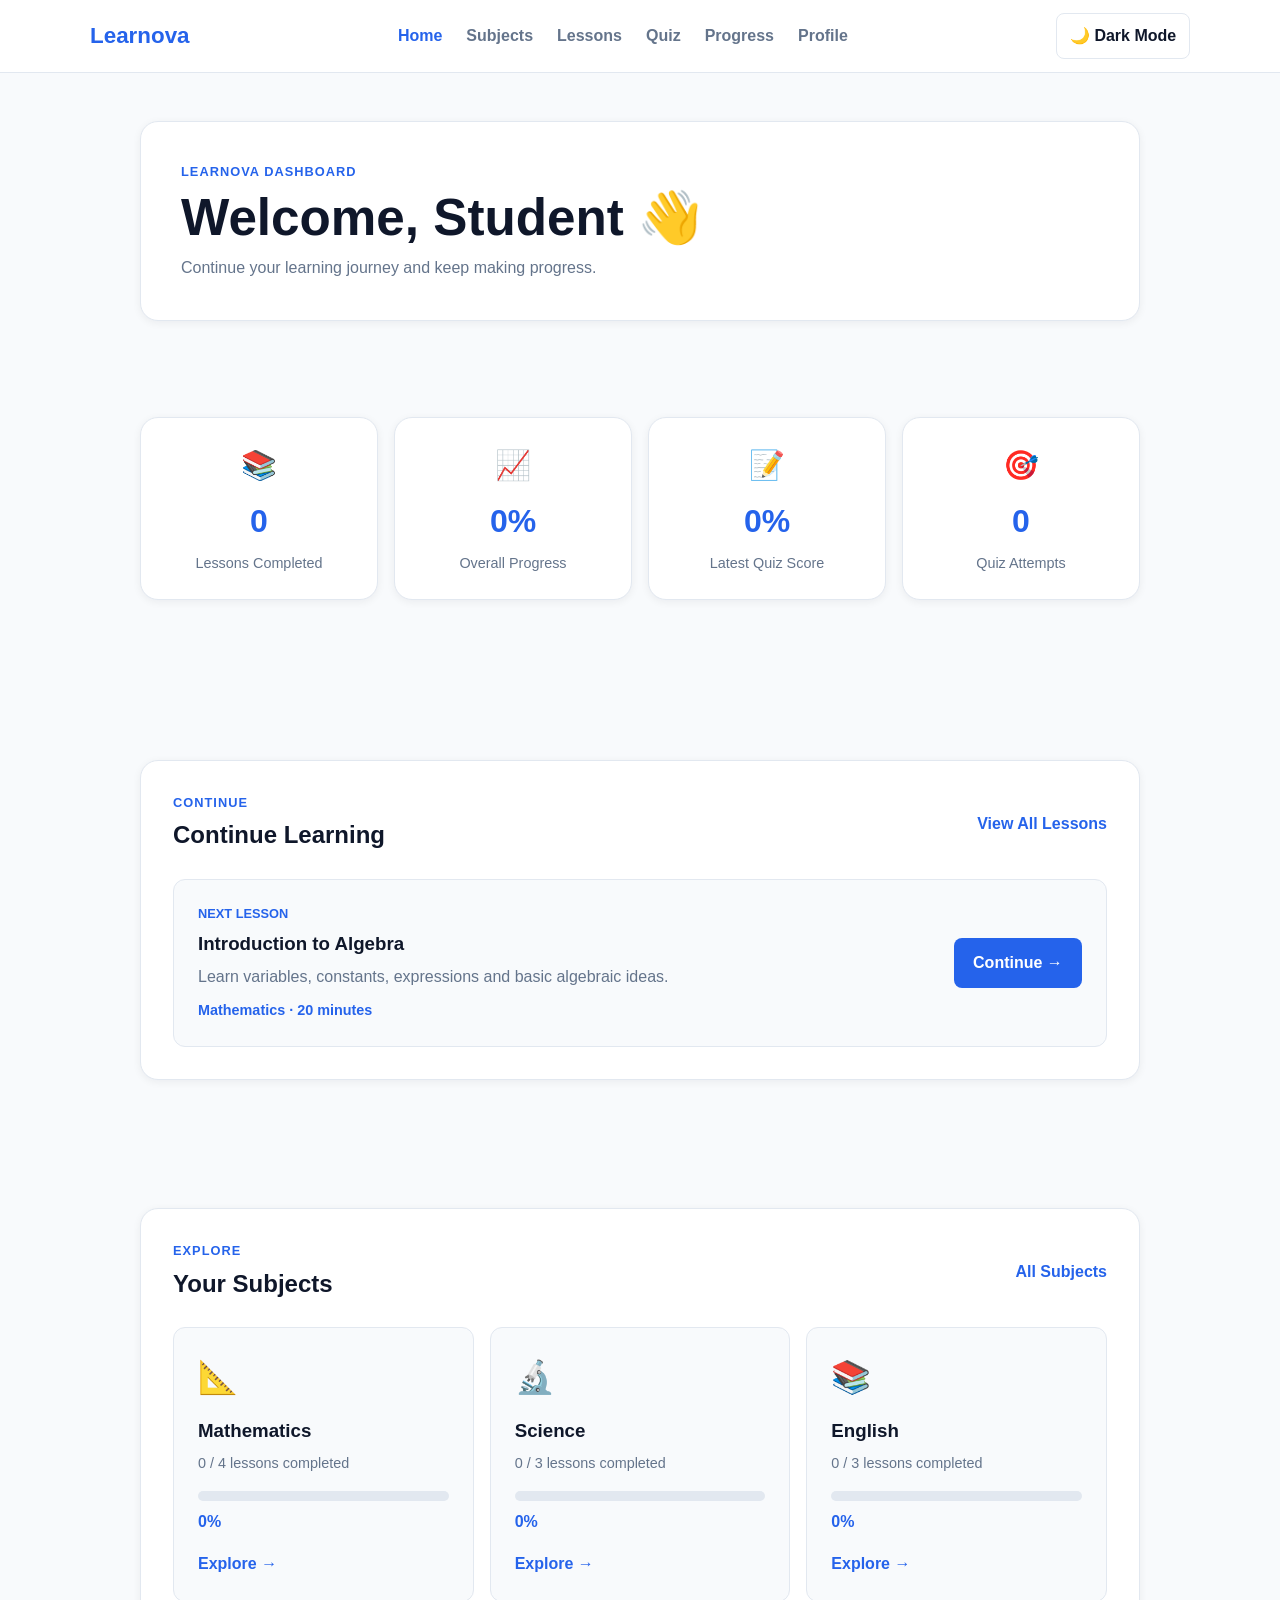
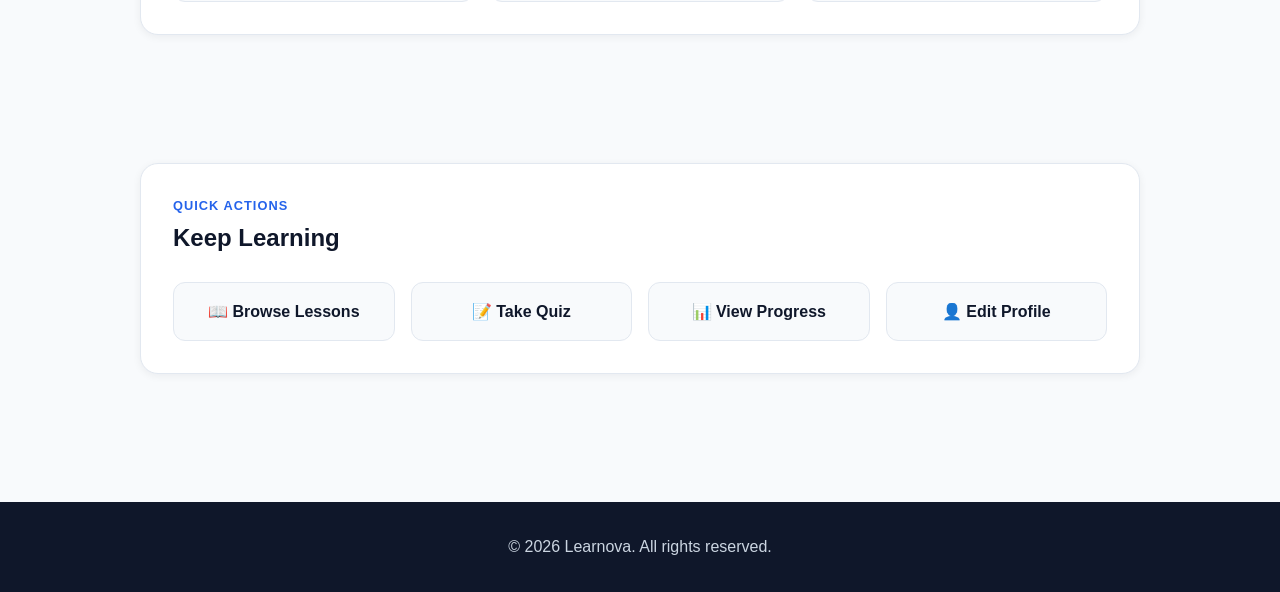
<file: index.html>
<!DOCTYPE html>
<html lang="en">

<head>

    <meta charset="UTF-8">

    <meta
        name="viewport"
        content="width=device-width, initial-scale=1.0"
    >

    <meta
        name="description"
        content="Learnova student learning dashboard."
    >

    <meta
        name="author"
        content="Learnova"
    >

    <meta
        name="theme-color"
        content="#2563eb"
    >

    <title>Dashboard | Learnova</title>

    <link
        rel="stylesheet"
        href="css/style.css"
    >

    <link
        rel="stylesheet"
        href="css/responsive.css"
    >

</head>


<body>

<header>

    <nav aria-label="Main navigation">

        <a
            href="index.html"
            aria-label="Learnova Home"
        >
            <strong>Learnova</strong>
        </a>


        <ul>

            <li>
                <a
                    href="index.html"
                    aria-current="page"
                >
                    Home
                </a>
            </li>

            <li>
                <a href="pages/subjects.html">
                    Subjects
                </a>
            </li>

            <li>
                <a href="pages/lessons.html">
                    Lessons
                </a>
            </li>

            <li>
                <a href="pages/quiz.html">
                    Quiz
                </a>
            </li>

            <li>
                <a href="pages/progress.html">
                    Progress
                </a>
            </li>

            <li>
                <a href="pages/profile.html">
                    Profile
                </a>
            </li>

        </ul>


        <button
            type="button"
            id="theme-toggle"
            aria-label="Toggle dark mode"
            aria-pressed="false"
        >
            🌙 Dark Mode
        </button>

    </nav>

</header>


<main>

    <!-- DASHBOARD HERO -->

    <section class="dashboard-hero">

        <div class="dashboard-welcome">

            <p>
                LEARNOVA DASHBOARD
            </p>

            <h1>
                Welcome,
                <span id="dashboard-name">
                    Student
                </span>
                👋
            </h1>

            <p>
                Continue your learning journey
                and keep making progress.
            </p>

        </div>

    </section>


    <!-- STATISTICS -->

    <section>

        <div class="statistics-grid">

            <article class="stat-card">

                <span class="stat-icon">
                    📚
                </span>

                <h2
                    data-dashboard-lessons
                >
                    0
                </h2>

                <p>
                    Lessons Completed
                </p>

            </article>


            <article class="stat-card">

                <span class="stat-icon">
                    📈
                </span>

                <h2
                    data-dashboard-progress
                >
                    0%
                </h2>

                <p>
                    Overall Progress
                </p>

            </article>


            <article class="stat-card">

                <span class="stat-icon">
                    📝
                </span>

                <h2
                    data-dashboard-score
                >
                    0%
                </h2>

                <p>
                    Latest Quiz Score
                </p>

            </article>


            <article class="stat-card">

                <span class="stat-icon">
                    🎯
                </span>

                <h2
                    data-dashboard-attempts
                >
                    0
                </h2>

                <p>
                    Quiz Attempts
                </p>

            </article>

        </div>

    </section>


    <!-- CONTINUE LEARNING -->

    <section>

        <div class="dashboard-section">

            <div class="dashboard-section-header">

                <div>

                    <p class="statistics-label">
                        Continue
                    </p>

                    <h2>
                        Continue Learning
                    </h2>

                </div>

                <a
                    href="pages/lessons.html"
                >
                    View All Lessons
                </a>

            </div>


            <div
                id="continue-learning"
                class="continue-learning"
            >
            </div>

        </div>

    </section>


    <!-- SUBJECTS -->

    <section>

        <div class="dashboard-section">

            <div class="dashboard-section-header">

                <div>

                    <p class="statistics-label">
                        Explore
                    </p>

                    <h2>
                        Your Subjects
                    </h2>

                </div>

                <a
                    href="pages/subjects.html"
                >
                    All Subjects
                </a>

            </div>


            <div
                id="dashboard-subjects"
                class="dashboard-subject-grid"
            >
            </div>

        </div>

    </section>


    <!-- QUICK ACTIONS -->

    <section>

        <div class="dashboard-section">

            <div class="dashboard-section-header">

                <div>

                    <p class="statistics-label">
                        Quick Actions
                    </p>

                    <h2>
                        Keep Learning
                    </h2>

                </div>

            </div>


            <div class="dashboard-actions">

                <a href="pages/lessons.html">
                    📖 Browse Lessons
                </a>

                <a href="pages/quiz.html">
                    📝 Take Quiz
                </a>

                <a href="pages/progress.html">
                    📊 View Progress
                </a>

                <a href="pages/profile.html">
                    👤 Edit Profile
                </a>

            </div>

        </div>

    </section>

</main>


<footer>

    <p>
        &copy; 2026 Learnova.
        All rights reserved.
    </p>

</footer>


<script src="js/data.js"></script>

<script src="js/main.js"></script>

<script src="js/dashboard.js"></script>

</body>

</html>
</file>
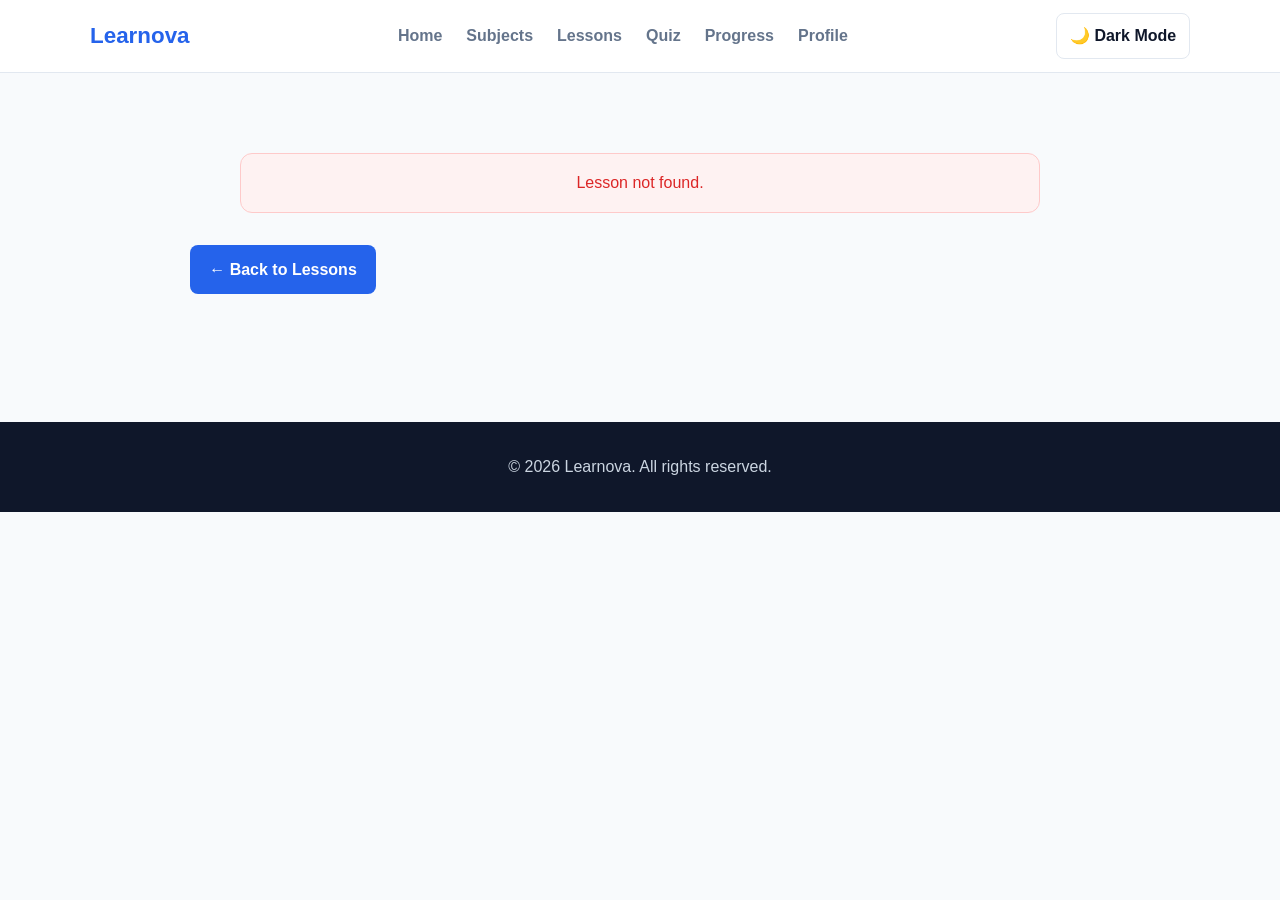
<file: pages/lesson.html>
<!DOCTYPE html>
<html lang="en">

<head>
    <meta charset="UTF-8">

    <meta
        name="viewport"
        content="width=device-width, initial-scale=1.0"
    >

    <meta
        name="description"
        content="Study a Learnova lesson."
    >

    <meta
        name="author"
        content="Learnova"
    >

    <meta
        name="theme-color"
        content="#2563eb"
    >

    <title>Lesson | Learnova</title>

    <link
        rel="stylesheet"
        href="../css/style.css"
    >

    <link
        rel="stylesheet"
        href="../css/responsive.css"
    >
</head>

<body>

<header>

    <nav aria-label="Main navigation">

        <a
            href="../index.html"
            aria-label="Learnova Home"
        >
            <strong>Learnova</strong>
        </a>

        <ul>

            <li>
                <a href="../index.html">
                    Home
                </a>
            </li>

            <li>
                <a href="subjects.html">
                    Subjects
                </a>
            </li>

            <li>
                <a href="lessons.html">
                    Lessons
                </a>
            </li>

            <li>
                <a href="quiz.html">
                    Quiz
                </a>
            </li>

            <li>
                <a href="progress.html">
                    Progress
                </a>
            </li>

            <li>
                <a href="profile.html">
                    Profile
                </a>
            </li>

        </ul>

        <button
            type="button"
            id="theme-toggle"
            aria-label="Toggle dark mode"
            aria-pressed="false"
        >
            🌙 Dark Mode
        </button>

    </nav>

</header>


<main>

    <section>

        <div
            id="lesson-content"
            class="lesson-detail"
        >

            <div class="error-message">
                Loading lesson...
            </div>

        </div>

    </section>

</main>


<footer>

    <p>
        &copy; 2026 Learnova.
        All rights reserved.
    </p>

</footer>


<script src="../js/data.js"></script>

<script src="../js/main.js"></script>

<script src="../js/lesson.js"></script>

</body>

</html>
</file>
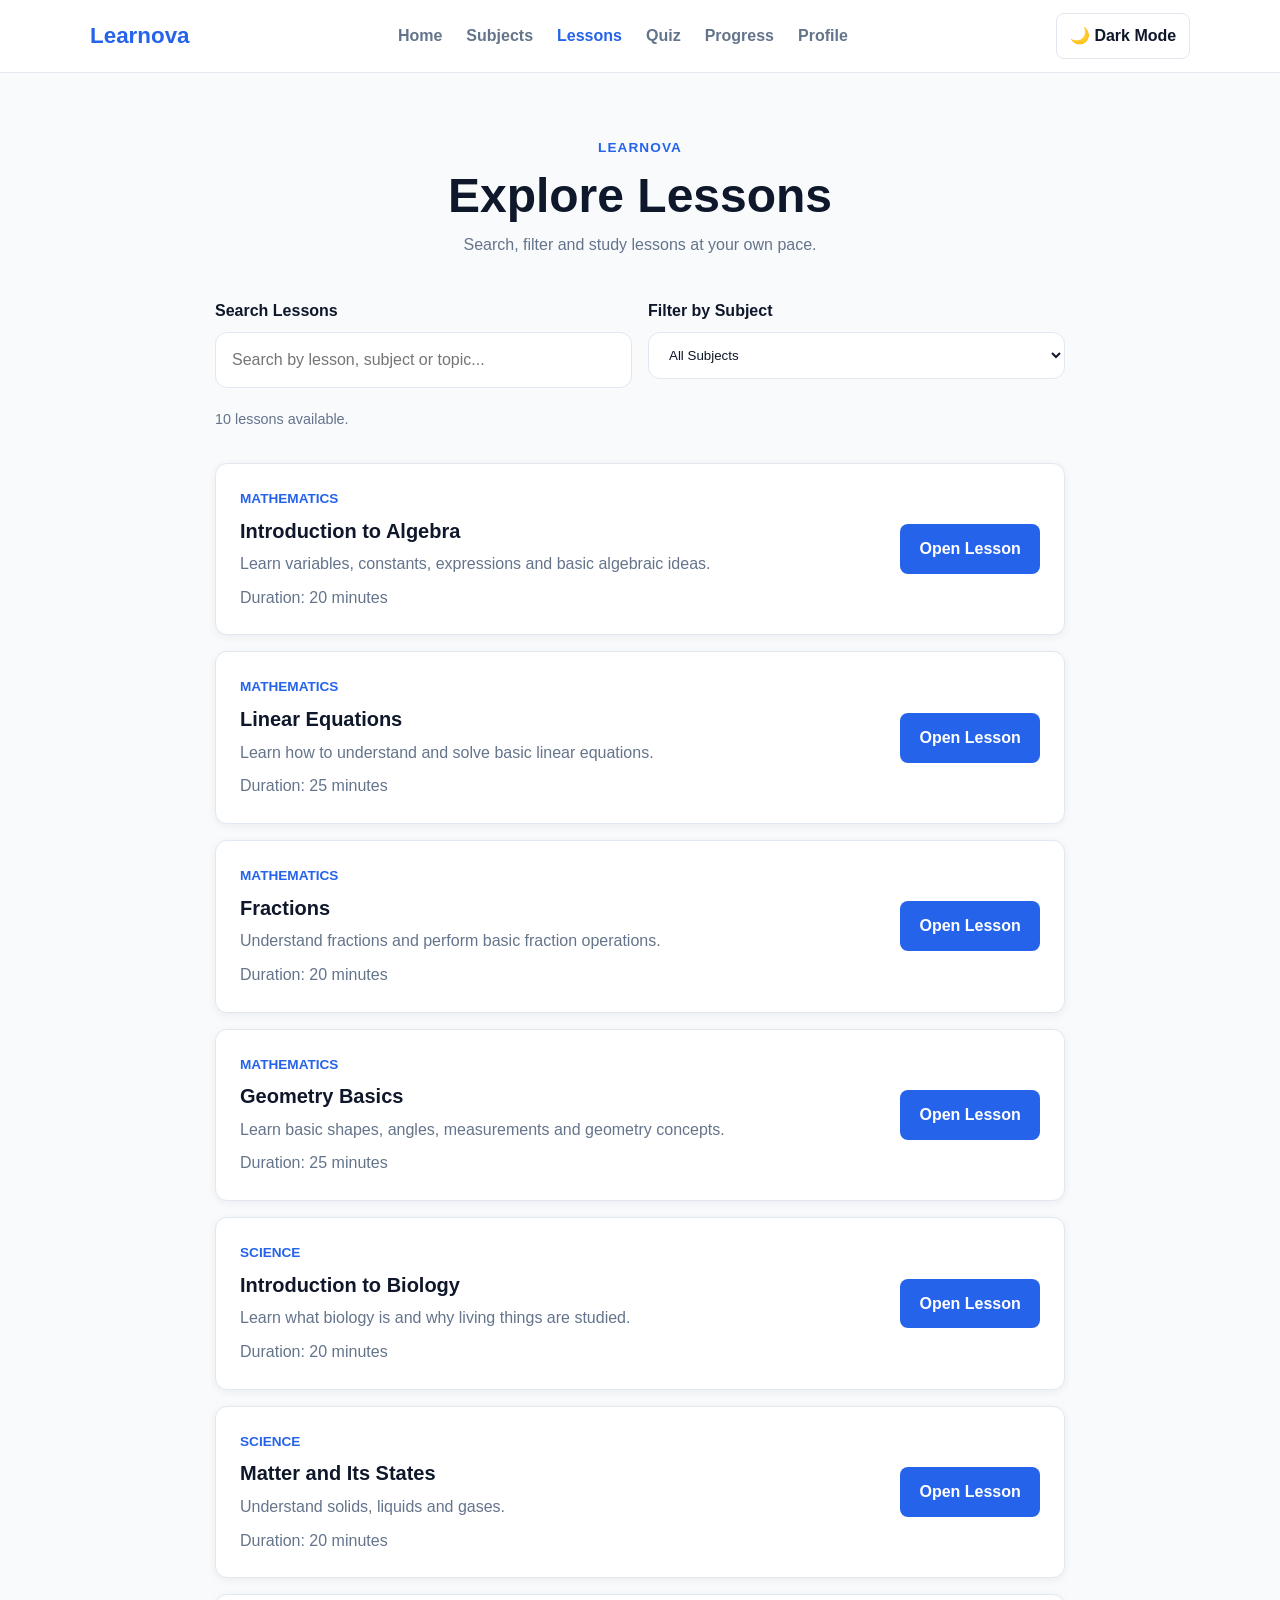
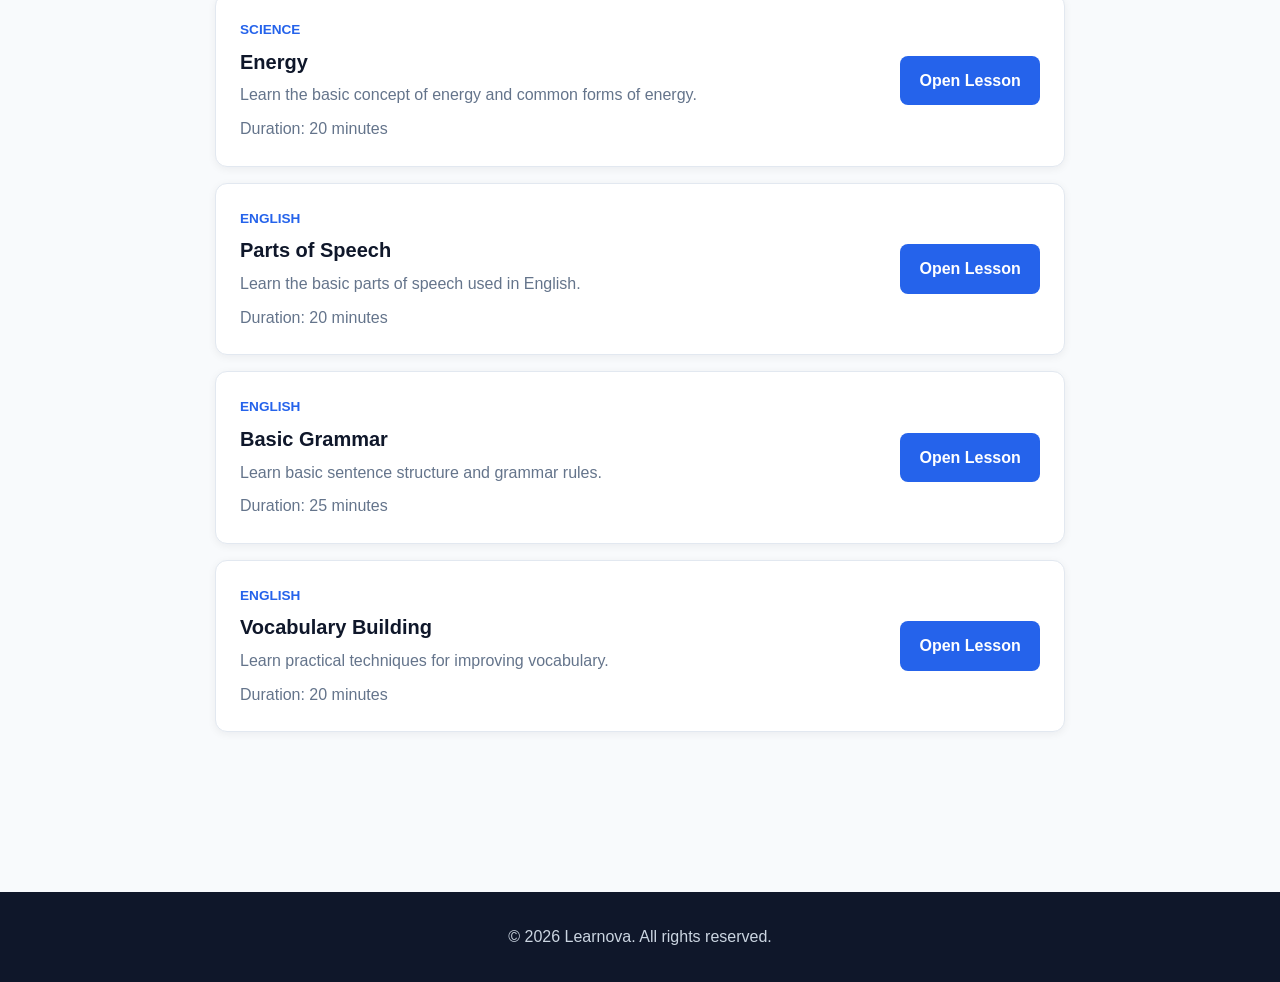
<file: pages/lessons.html>
<!DOCTYPE html>
<html lang="en">

<head>

    <meta charset="UTF-8">

    <meta
        name="viewport"
        content="width=device-width, initial-scale=1.0"
    >

    <meta
        name="description"
        content="Explore and study lessons on Learnova."
    >

    <meta
        name="author"
        content="Learnova"
    >

    <meta
        name="theme-color"
        content="#2563eb"
    >

    <title>Lessons | Learnova</title>


    <!-- CSS -->

    <link
        rel="stylesheet"
        href="../css/style.css"
    >

    <link
        rel="stylesheet"
        href="../css/responsive.css"
    >

</head>


<body>


<!-- =========================
     HEADER
========================= -->

<header>

    <nav aria-label="Main navigation">


        <!-- LOGO -->

        <a
            href="../index.html"
            aria-label="Learnova Home"
        >
            <strong>
                Learnova
            </strong>
        </a>


        <!-- NAVIGATION -->

        <ul>

            <li>
                <a href="../index.html">
                    Home
                </a>
            </li>


            <li>
                <a href="subjects.html">
                    Subjects
                </a>
            </li>


            <li>
                <a
                    href="lessons.html"
                    aria-current="page"
                >
                    Lessons
                </a>
            </li>


            <li>
                <a href="quiz.html">
                    Quiz
                </a>
            </li>


            <li>
                <a href="progress.html">
                    Progress
                </a>
            </li>


            <li>
                <a href="profile.html">
                    Profile
                </a>
            </li>

        </ul>


        <!-- DARK MODE -->

        <button
            type="button"
            id="theme-toggle"
            aria-label="Toggle dark mode"
            aria-pressed="false"
        >
            🌙 Dark Mode
        </button>

    </nav>

</header>



<!-- =========================
     MAIN
========================= -->

<main>


    <section>


        <!-- PAGE HEADER -->

        <div class="section-header">

            <p>
                Learnova
            </p>


            <h1>
                Explore Lessons
            </h1>


            <p>
                Search, filter and study lessons
                at your own pace.
            </p>

        </div>



        <!-- =========================
             SEARCH + FILTER
        ========================= -->

        <div class="lesson-filters">


            <!-- SEARCH -->

            <div class="filter-group">

                <label
                    for="lesson-search-input"
                >
                    Search Lessons
                </label>


                <input
                    type="search"
                    id="lesson-search-input"
                    placeholder="Search by lesson, subject or topic..."
                    autocomplete="off"
                    aria-describedby="lesson-search-result"
                >

            </div>



            <!-- SUBJECT FILTER -->

            <div class="filter-group">

                <label
                    for="subject-filter"
                >
                    Filter by Subject
                </label>


                <select
                    id="subject-filter"
                >

                    <option value="all">
                        All Subjects
                    </option>


                    <option value="mathematics">
                        Mathematics
                    </option>


                    <option value="science">
                        Science
                    </option>


                    <option value="english">
                        English
                    </option>

                </select>

            </div>



            <!-- SEARCH RESULT -->

            <p
                id="lesson-search-result"
                aria-live="polite"
            >
                10 lessons available.
            </p>

        </div>



        <!-- =========================
             LESSON LIST
        ========================= -->

        <div
            class="lesson-list"
            aria-live="polite"
        >

            <!-- JavaScript renders lessons here -->

            <div class="error-message">
                Loading lessons...
            </div>

        </div>


    </section>


</main>



<!-- =========================
     FOOTER
========================= -->

<footer>

    <p>
        &copy; 2026 Learnova.
        All rights reserved.
    </p>

</footer>



<!-- =========================
     JAVASCRIPT
========================= -->

<script src="../js/data.js"></script>

<script src="../js/main.js"></script>

<script src="../js/lessons.js"></script>


</body>

</html>
</file>
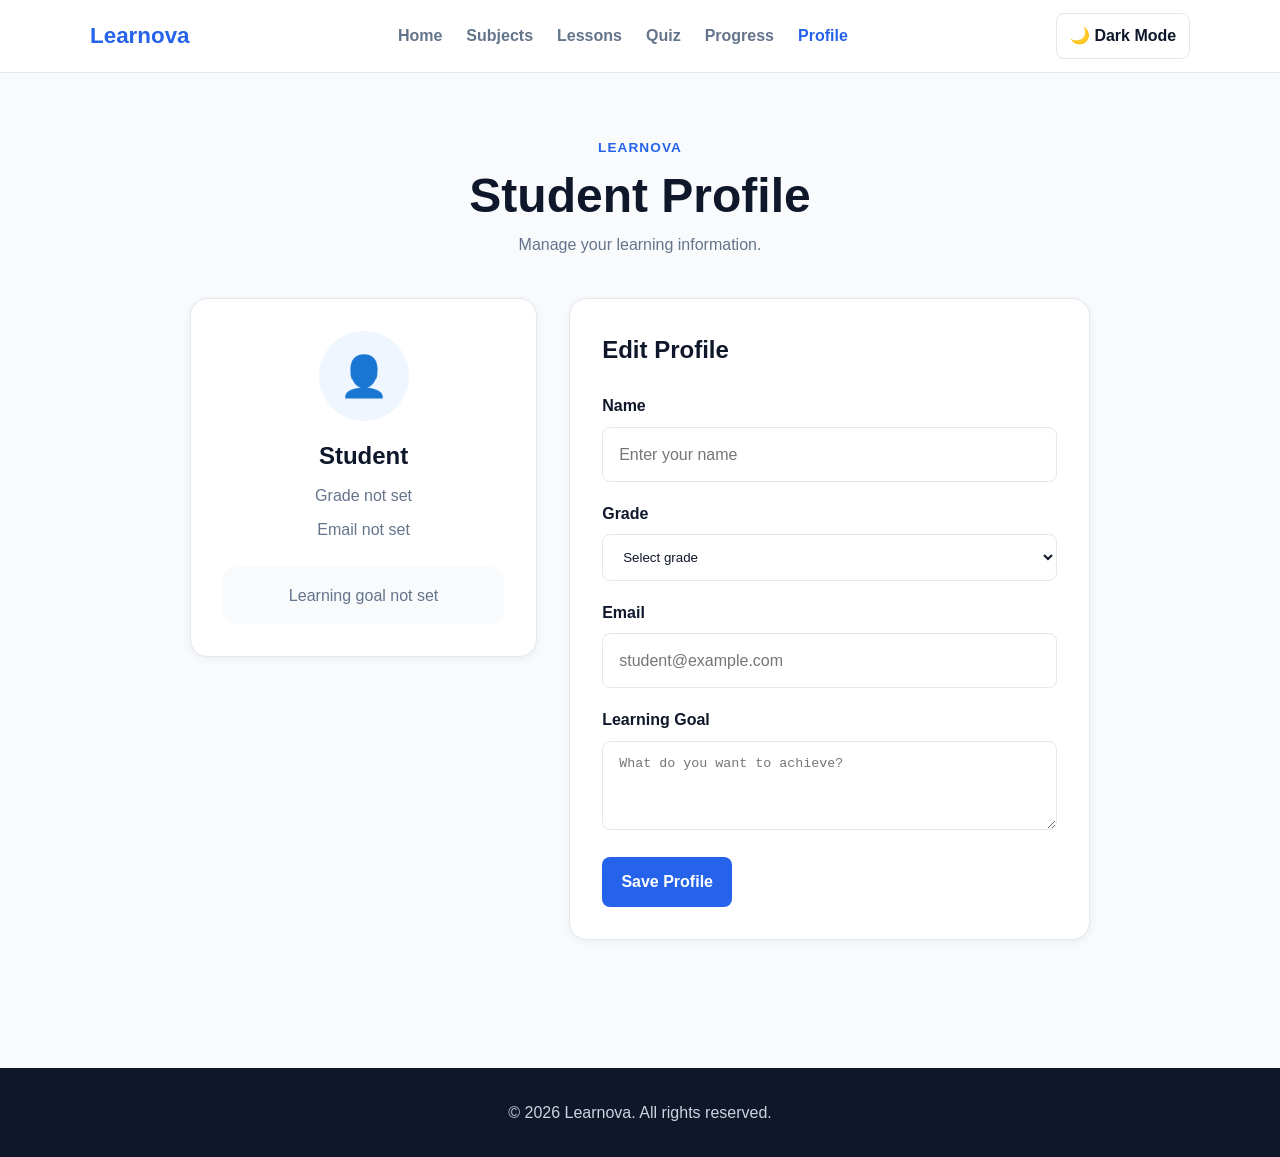
<file: pages/profile.html>
<!DOCTYPE html>
<html lang="en">

<head>

    <meta charset="UTF-8">

    <meta
        name="viewport"
        content="width=device-width, initial-scale=1.0">

    <meta
        name="description"
        content="Manage your Learnova student profile.">

    <meta
        name="author"
        content="Learnova">

    <meta
        name="theme-color"
        content="#2563eb">

    <title>Profile | Learnova</title>

    <link
        rel="stylesheet"
        href="../css/style.css">

    <link
        rel="stylesheet"
        href="../css/responsive.css">

</head>

<body>

    <header>

        <nav aria-label="Main navigation">

            <a
                href="../index.html"
                aria-label="Learnova Home">

                <strong>Learnova</strong>

            </a>

            <ul>

                <li>
                    <a href="../index.html">
                        Home
                    </a>
                </li>

                <li>
                    <a href="subjects.html">
                        Subjects
                    </a>
                </li>

                <li>
                    <a href="lessons.html">
                        Lessons
                    </a>
                </li>

                <li>
                    <a href="quiz.html">
                        Quiz
                    </a>
                </li>

                <li>
                    <a href="progress.html">
                        Progress
                    </a>
                </li>

                <li>
                    <a
                        href="profile.html"
                        aria-current="page">
                        Profile
                    </a>
                </li>
                

            </ul>

            <button
                type="button"
                id="theme-toggle"
                aria-label="Toggle dark mode"
                aria-pressed="false">

                🌙 Dark Mode

            </button>

        </nav>

    </header>


    <main>

        <section>

            <div class="section-header">

                <p>Learnova</p>

                <h1>
                    Student Profile
                </h1>

                <p>
                    Manage your learning information.
                </p>

            </div>


            <!-- PROFILE -->

            <div class="profile-container">

                <div class="profile-card">

                    <div class="profile-avatar">
                        👤
                    </div>

                    <h2
                        id="profile-name">
                        Student
                    </h2>

                    <p
                        id="profile-grade">
                        Grade not set
                    </p>

                    <p
                        id="profile-email">
                        Email not set
                    </p>

                    <p
                        id="profile-goal">
                        Learning goal not set
                    </p>

                </div>


                <!-- EDIT PROFILE -->

                <form
                    id="profile-form"
                    class="profile-form">

                    <h2>
                        Edit Profile
                    </h2>

                    <div class="form-group">

                        <label for="student-name">
                            Name
                        </label>

                        <input
                            type="text"
                            id="student-name"
                            placeholder="Enter your name"
                            required>

                    </div>


                    <div class="form-group">

                        <label for="student-grade">
                            Grade
                        </label>

                        <select
                            id="student-grade"
                            required>

                            <option value="">
                                Select grade
                            </option>

                            <option value="Grade 5">
                                Grade 5
                            </option>

                            <option value="Grade 6">
                                Grade 6
                            </option>

                            <option value="Grade 7">
                                Grade 7
                            </option>

                            <option value="Grade 8">
                                Grade 8
                            </option>

                            <option value="Grade 9">
                                Grade 9
                            </option>

                            <option value="Grade 10">
                                Grade 10
                            </option>

                        </select>

                    </div>


                    <div class="form-group">

                        <label for="student-email">
                            Email
                        </label>

                        <input
                            type="email"
                            id="student-email"
                            placeholder="student@example.com">

                    </div>


                    <div class="form-group">

                        <label for="student-goal">
                            Learning Goal
                        </label>

                        <textarea
                            id="student-goal"
                            rows="4"
                            placeholder="What do you want to achieve?">
                        </textarea>

                    </div>


                    <button
                        type="submit">

                        Save Profile

                    </button>

                    <p
                        id="profile-message"
                        aria-live="polite">
                    </p>

                </form>

            </div>

        </section>

    </main>


    <footer>

        <p>
            &copy; 2026 Learnova.
            All rights reserved.
        </p>

    </footer>


    <script src="../js/data.js"></script>

    <script src="../js/main.js"></script>

    <script src="../js/profile.js"></script>

</body>

</html>
</file>
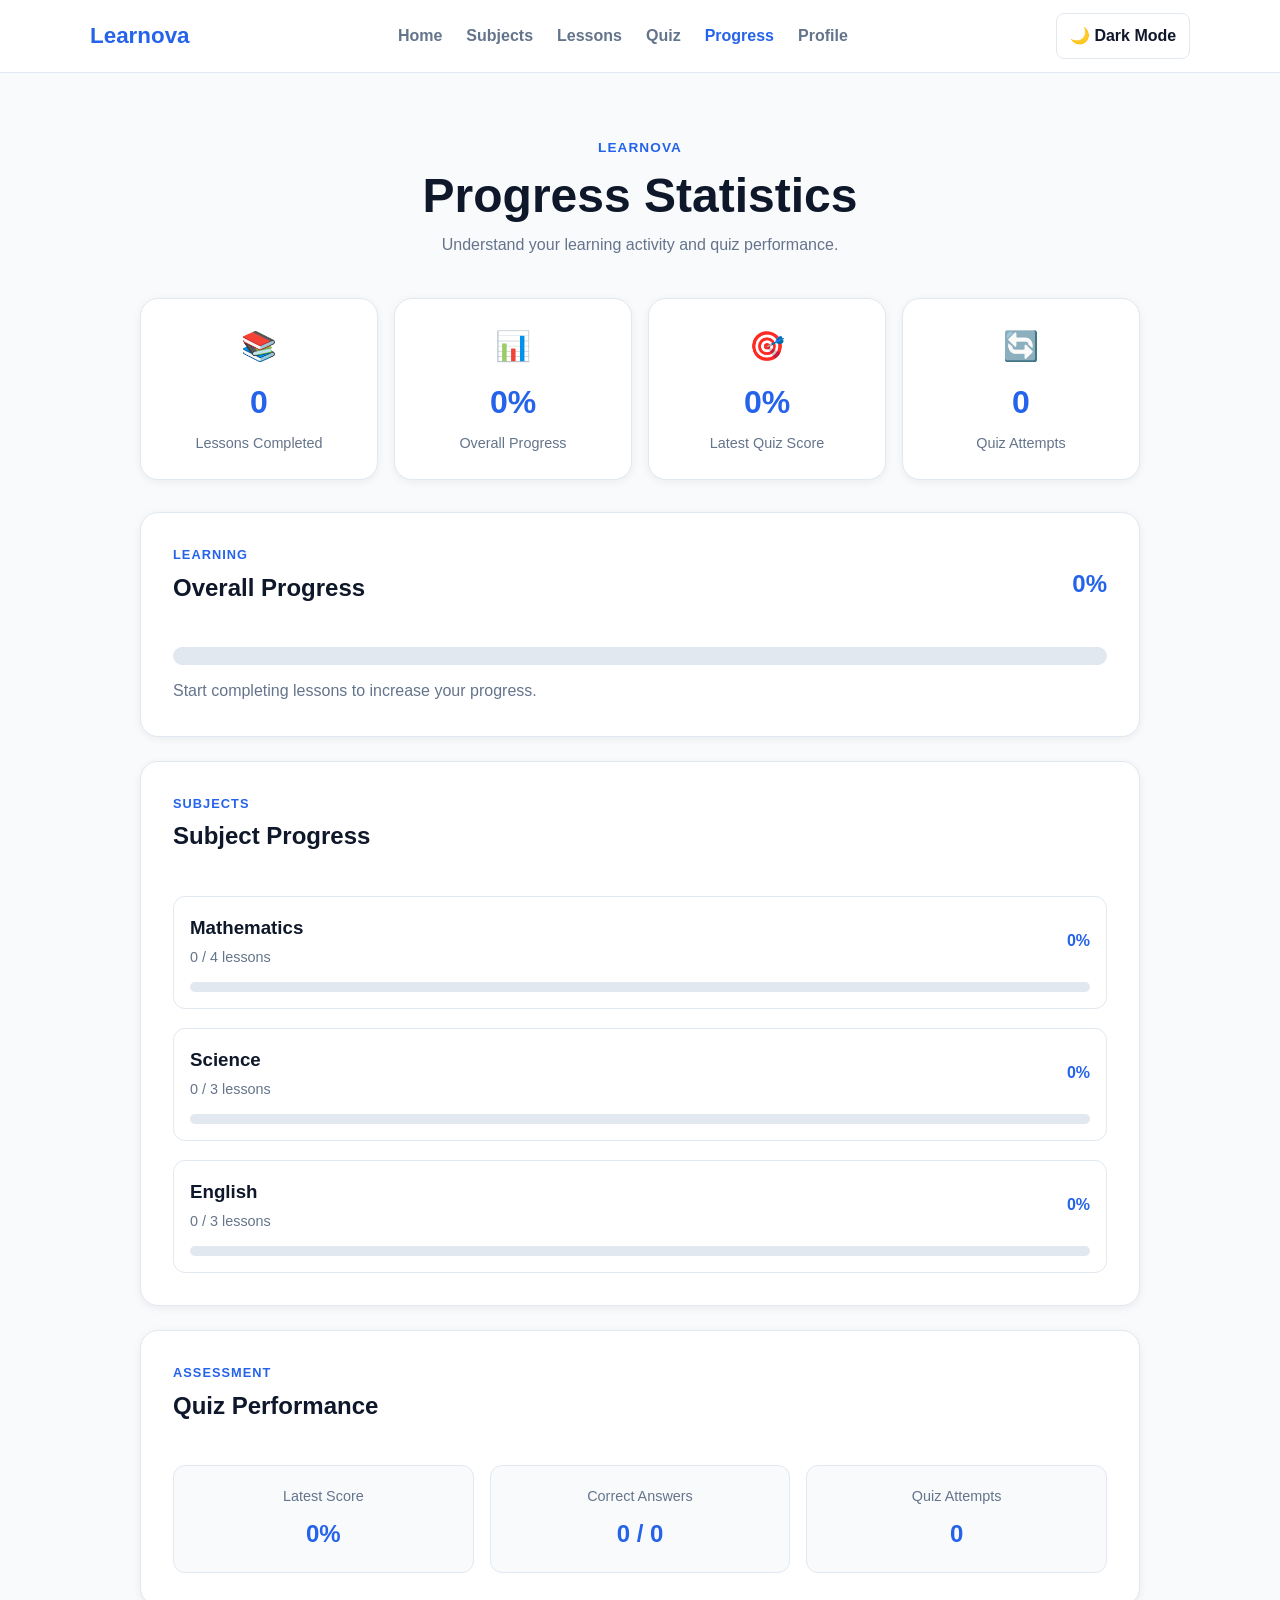
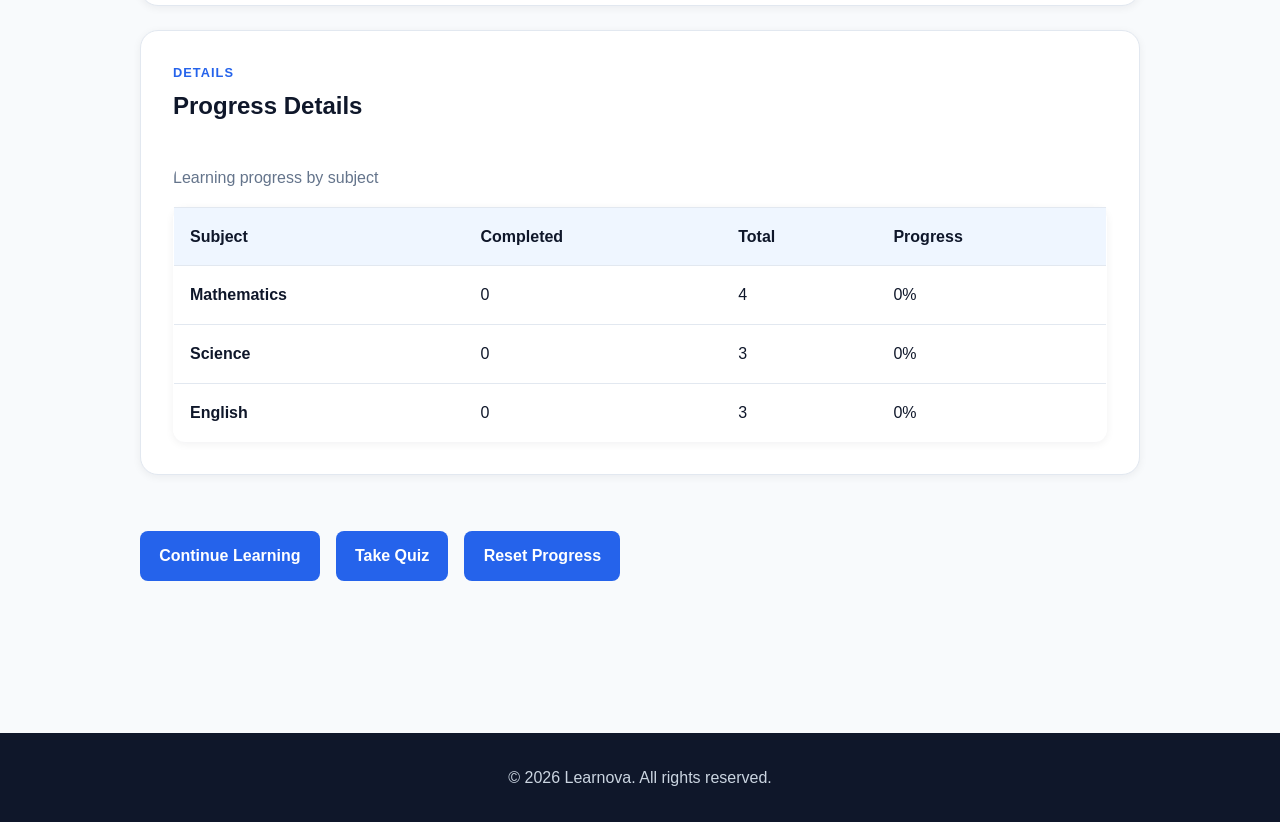
<file: pages/progress.html>
<!DOCTYPE html>
<html lang="en">

<head>

    <meta charset="UTF-8">

    <meta
        name="viewport"
        content="width=device-width, initial-scale=1.0">

    <meta
        name="description"
        content="Track your learning progress, lesson completion and quiz performance on Learnova.">

    <meta
        name="author"
        content="Learnova">

    <meta
        name="theme-color"
        content="#2563eb">

    <title>Progress | Learnova</title>

    <link
        rel="stylesheet"
        href="../css/style.css">

    <link
        rel="stylesheet"
        href="../css/responsive.css">

</head>

<body>

    <header>

        <nav aria-label="Main navigation">

            <a
                href="../index.html"
                aria-label="Learnova Home">

                <strong>Learnova</strong>

            </a>

            <ul>

                <li>
                    <a href="../index.html">
                        Home
                    </a>
                </li>

                <li>
                    <a href="subjects.html">
                        Subjects
                    </a>
                </li>

                <li>
                    <a href="lessons.html">
                        Lessons
                    </a>
                </li>

                <li>
                    <a href="quiz.html">
                        Quiz
                    </a>
                </li>

                <li>
                    <a
                        href="progress.html"
                        aria-current="page">
                        Progress
                    </a>
                </li>

                <li>
                    <a href="profile.html">
                        Profile
                    </a>
                </li>

            </ul>

            <button
                type="button"
                id="theme-toggle"
                aria-label="Toggle dark mode"
                aria-pressed="false">

                🌙 Dark Mode

            </button>

        </nav>

    </header>


    <main>

        <section>

            <div class="section-header">

                <p>Learnova</p>

                <h1>
                    Progress Statistics
                </h1>

                <p>
                    Understand your learning activity
                    and quiz performance.
                </p>

            </div>


            <!-- STATISTICS CARDS -->

            <div class="statistics-grid">

                <article class="stat-card">

                    <span class="stat-icon">
                        📚
                    </span>

                    <h2
                        data-stat-lessons>
                        0
                    </h2>

                    <p>
                        Lessons Completed
                    </p>

                </article>


                <article class="stat-card">

                    <span class="stat-icon">
                        📊
                    </span>

                    <h2
                        data-stat-progress>
                        0%
                    </h2>

                    <p>
                        Overall Progress
                    </p>

                </article>


                <article class="stat-card">

                    <span class="stat-icon">
                        🎯
                    </span>

                    <h2
                        data-stat-score>
                        0%
                    </h2>

                    <p>
                        Latest Quiz Score
                    </p>

                </article>


                <article class="stat-card">

                    <span class="stat-icon">
                        🔄
                    </span>

                    <h2
                        data-stat-attempts>
                        0
                    </h2>

                    <p>
                        Quiz Attempts
                    </p>

                </article>

            </div>


            <!-- OVERALL PROGRESS -->

            <section class="statistics-section">

                <div class="statistics-section-header">

                    <div>

                        <p class="statistics-label">
                            Learning
                        </p>

                        <h2>
                            Overall Progress
                        </h2>

                    </div>

                    <strong
                        data-overall-progress>
                        0%
                    </strong>

                </div>


                <progress
                    value="0"
                    max="100"
                    aria-label="Overall learning progress">
                    0%
                </progress>


                <p
                    class="progress-description"
                    data-progress-description>
                    Start completing lessons to increase
                    your progress.
                </p>

            </section>


            <!-- SUBJECT PROGRESS -->

            <section class="statistics-section">

                <div class="statistics-section-header">

                    <div>

                        <p class="statistics-label">
                            Subjects
                        </p>

                        <h2>
                            Subject Progress
                        </h2>

                    </div>

                </div>


                <div
                    id="subject-statistics"
                    class="subject-statistics">
                </div>

            </section>


            <!-- QUIZ STATISTICS -->

            <section class="statistics-section">

                <div class="statistics-section-header">

                    <div>

                        <p class="statistics-label">
                            Assessment
                        </p>

                        <h2>
                            Quiz Performance
                        </h2>

                    </div>

                </div>


                <div class="quiz-statistics">

                    <div>

                        <span>
                            Latest Score
                        </span>

                        <strong
                            data-quiz-score>
                            0%
                        </strong>

                    </div>


                    <div>

                        <span>
                            Correct Answers
                        </span>

                        <strong
                            data-quiz-correct>
                            0 / 0
                        </strong>

                    </div>


                    <div>

                        <span>
                            Quiz Attempts
                        </span>

                        <strong
                            data-quiz-attempts>
                            0
                        </strong>

                    </div>

                </div>

            </section>


            <!-- OLD SUBJECT TABLE -->

            <section class="statistics-section">

                <div class="statistics-section-header">

                    <div>

                        <p class="statistics-label">
                            Details
                        </p>

                        <h2>
                            Progress Details
                        </h2>

                    </div>

                </div>


                <table>

                    <caption>
                        Learning progress by subject
                    </caption>

                    <thead>

                        <tr>

                            <th scope="col">
                                Subject
                            </th>

                            <th scope="col">
                                Completed
                            </th>

                            <th scope="col">
                                Total
                            </th>

                            <th scope="col">
                                Progress
                            </th>

                        </tr>

                    </thead>

                    <tbody></tbody>

                </table>

            </section>


            <!-- ACTIONS -->

            <section class="progress-actions">

                <a href="lessons.html">
                    Continue Learning
                </a>

                <a href="quiz.html">
                    Take Quiz
                </a>

                <button
                    type="button"
                    id="reset-progress">

                    Reset Progress

                </button>

            </section>

        </section>

    </main>


    <footer>

        <p>
            &copy; 2026 Learnova.
            All rights reserved.
        </p>

    </footer>


    <script src="../js/data.js"></script>

    <script src="../js/main.js"></script>

    <script src="../js/progress.js"></script>

</body>

</html>
</file>
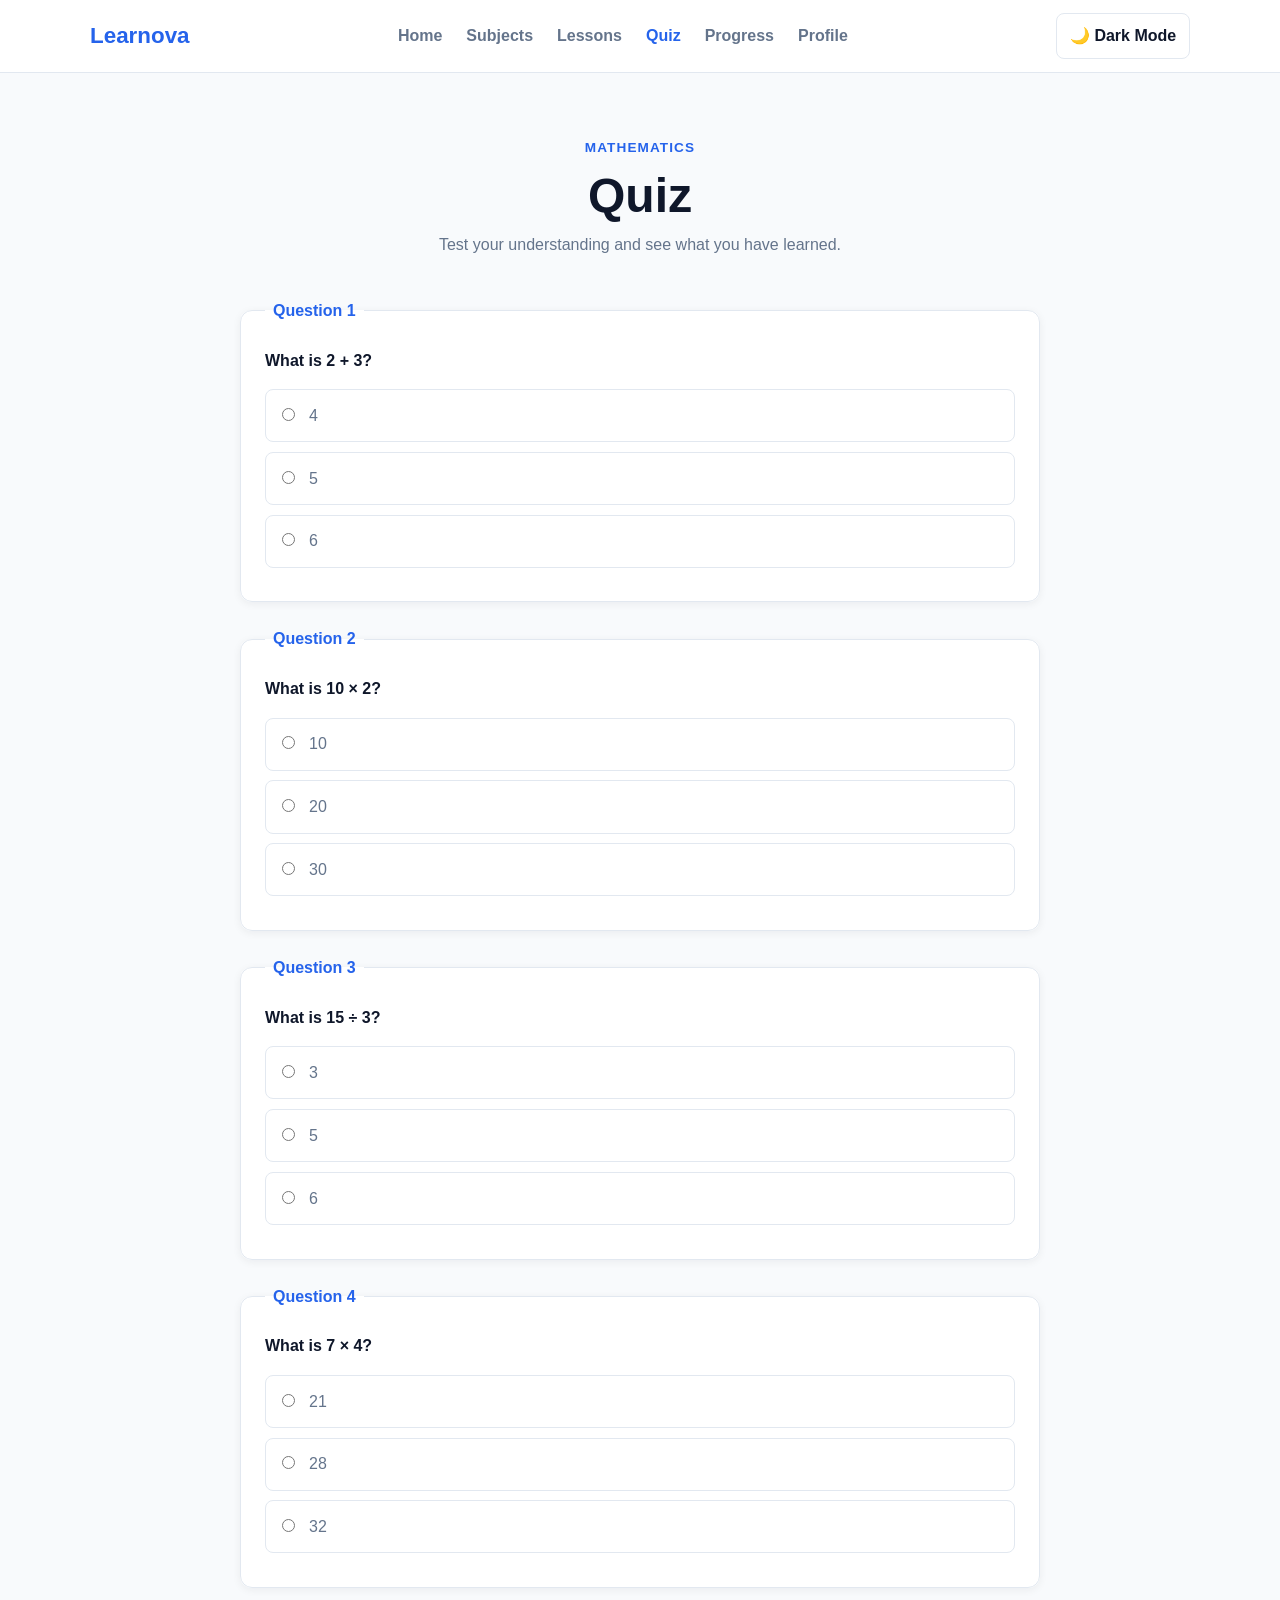
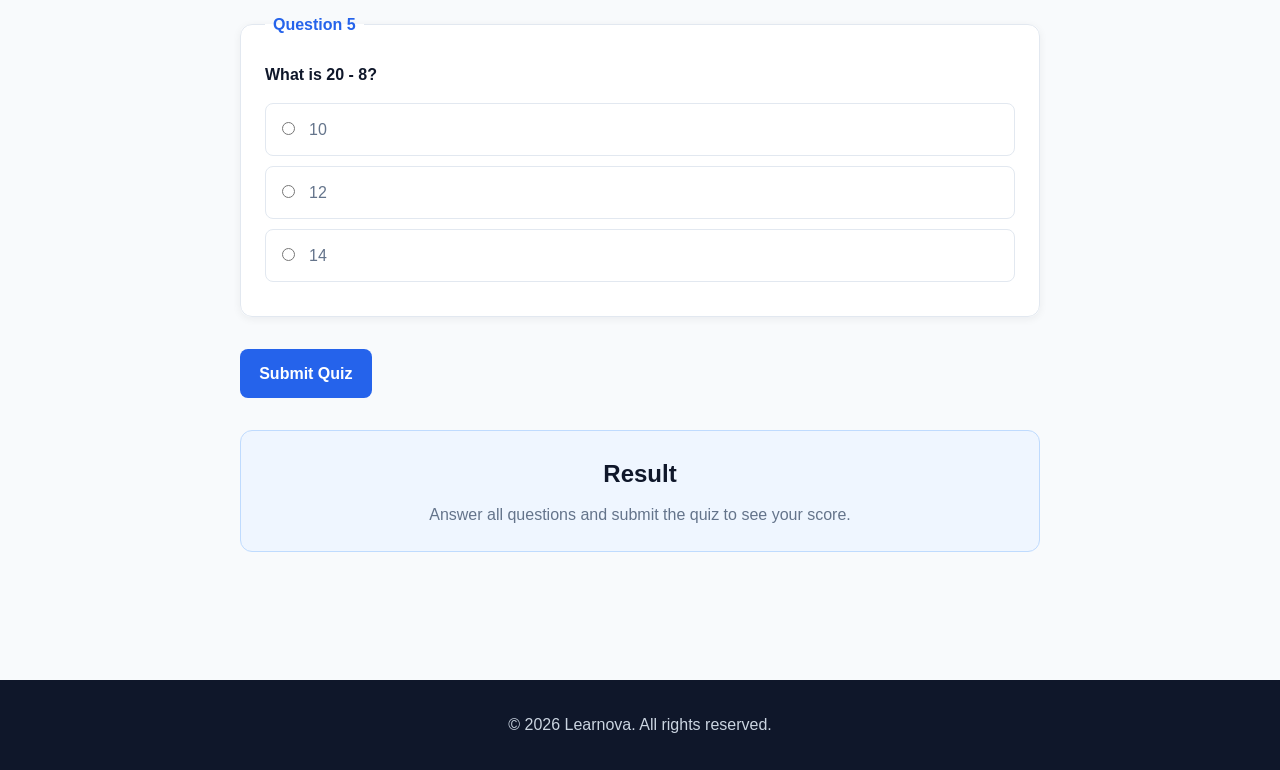
<file: pages/quiz.html>
<!DOCTYPE html>
<html lang="en">

<head>
    <meta charset="UTF-8">
    <meta name="viewport" content="width=device-width, initial-scale=1.0">

    <meta
        name="description"
        content="Test your Mathematics knowledge with Learnova quizzes."
    >

    <meta
        name="author"
        content="Learnova"
    >

    <meta
        name="theme-color"
        content="#2563eb"
    >

    <title>Quiz | Learnova</title>

    <link rel="stylesheet" href="../css/style.css">
    <link rel="stylesheet" href="../css/responsive.css">
</head>

<body>

    <header>

        <nav aria-label="Main navigation">

            <a
                href="../index.html"
                aria-label="Learnova Home">
                <strong>Learnova</strong>
            </a>

            <ul>

                <li>
                    <a href="../index.html">
                        Home
                    </a>
                </li>

                <li>
                    <a href="subjects.html">
                        Subjects
                    </a>
                </li>

                <li>
                    <a href="lessons.html">
                        Lessons
                    </a>
                </li>

                <li>
                    <a
                        href="quiz.html"
                        aria-current="page">
                        Quiz
                    </a>
                </li>

                <li>
                    <a href="progress.html">
                        Progress
                    </a>
                </li>
                <li>
    <a href="profile.html">
        Profile
    </a>
</li>

            </ul>
            <button
    type="button"
    id="theme-toggle"
    aria-label="Toggle dark mode"
    aria-pressed="false">
    🌙 Dark Mode
</button>

        </nav>

    </header>

    <main>

        <section>

            <div class="section-header">

                <p>Mathematics</p>

                <h1>
                    Quiz
                </h1>

                <p>
                    Test your understanding
                    and see what you have learned.
                </p>

            </div>

            <form
                id="quiz-form"
                aria-live="polite">
            </form>

            <div
                id="quiz-result"
                aria-live="polite">

                <h2>
                    Result
                </h2>

                <p>
                    Answer all questions and submit
                    the quiz to see your score.
                </p>

            </div>

        </section>

    </main>

    <footer>

        <p>
            &copy; 2026 Learnova.
            All rights reserved.
        </p>

    </footer>

    <script src="../js/data.js"></script>
    <script src="../js/main.js"></script>
    <script src="../js/quiz.js"></script>

</body>

</html>
</file>
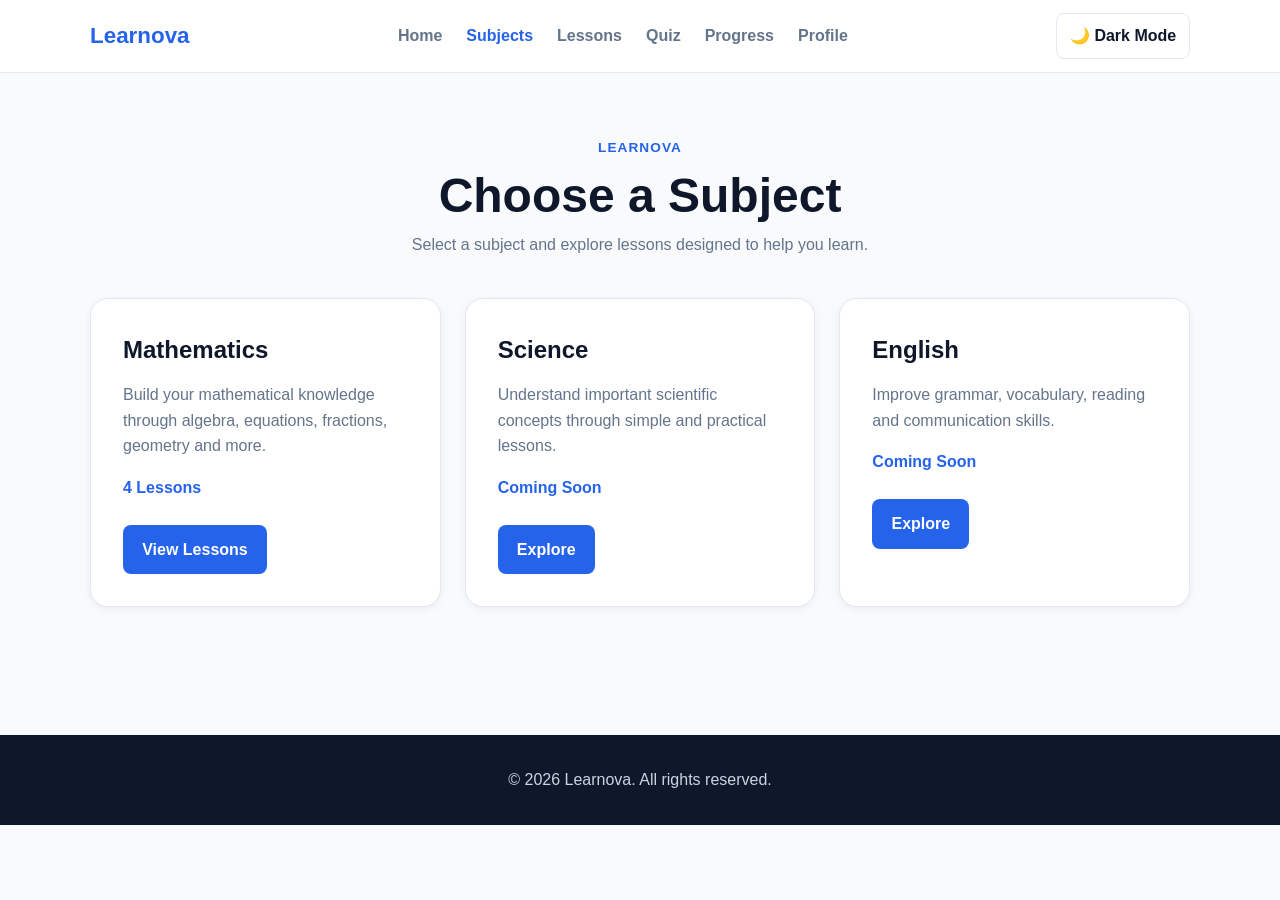
<file: pages/subjects.html>
<!DOCTYPE html>
<html lang="en">

<head>
    <meta charset="UTF-8">
    <meta name="viewport" content="width=device-width, initial-scale=1.0">

    <meta
        name="description"
        content="Explore subjects and learning materials on Learnova."
    >

    <meta
        name="author"
        content="Learnova"
    >

    <meta
        name="theme-color"
        content="#2563eb"
    >

    <title>Subjects | Learnova</title>

    <link rel="stylesheet" href="../css/style.css">
    <link rel="stylesheet" href="../css/responsive.css">
</head>

<body>

    <header>

        <nav aria-label="Main navigation">

            <a
                href="../index.html"
                aria-label="Learnova Home">
                <strong>Learnova</strong>
            </a>

            <ul>

                <li>
                    <a href="../index.html">
                        Home
                    </a>
                </li>

                <li>
                    <a
                        href="subjects.html"
                        aria-current="page">
                        Subjects
                    </a>
                </li>

                <li>
                    <a href="lessons.html">
                        Lessons
                    </a>
                </li>

                <li>
                    <a href="quiz.html">
                        Quiz
                    </a>
                </li>

                <li>
                    <a href="progress.html">
                        Progress
                    </a>
                </li>
                <li>
    <a href="profile.html">
        Profile
    </a>
</li>

            </ul>
            <button
    type="button"
    id="theme-toggle"
    aria-label="Toggle dark mode"
    aria-pressed="false">
    🌙 Dark Mode
</button>

        </nav>

    </header>

    <main>

        <section>

            <div class="section-header">

                <p>Learnova</p>

                <h1>
                    Choose a Subject
                </h1>

                <p>
                    Select a subject and explore
                    lessons designed to help you learn.
                </p>

            </div>

            <div class="subject-grid">

                <article class="subject-card">

                    <h2>Mathematics</h2>

                    <p>
                        Build your mathematical knowledge
                        through algebra, equations,
                        fractions, geometry and more.
                    </p>

                    <p>4 Lessons</p>

                    <a href="lessons.html">
                        View Lessons
                    </a>

                </article>

                <article class="subject-card">

                    <h2>Science</h2>

                    <p>
                        Understand important scientific
                        concepts through simple and
                        practical lessons.
                    </p>

                    <p>Coming Soon</p>

                    <a href="lessons.html">
                        Explore
                    </a>

                </article>

                <article class="subject-card">

                    <h2>English</h2>

                    <p>
                        Improve grammar, vocabulary,
                        reading and communication skills.
                    </p>

                    <p>Coming Soon</p>

                    <a href="lessons.html">
                        Explore
                    </a>

                </article>

            </div>

        </section>

    </main>

    <footer>

        <p>
            &copy; 2026 Learnova.
            All rights reserved.
        </p>

    </footer>

</body>

</html>
</file>
<file: css/style.css>
:root {
    --primary: #2563eb;
    --primary-dark: #1d4ed8;
    --primary-light: #eff6ff;

    --text: #0f172a;
    --text-light: #64748b;

    --background: #f8fafc;
    --surface: #ffffff;

    --border: #e2e8f0;

    --success: #16a34a;
    --danger: #dc2626;

    --radius-sm: 8px;
    --radius-md: 12px;
    --radius-lg: 18px;

    --shadow-sm: 0 2px 8px rgba(15, 23, 42, 0.06);
    --shadow-md: 0 8px 24px rgba(15, 23, 42, 0.08);

    --container: 1100px;
}

* {
    margin: 0;
    padding: 0;
    box-sizing: border-box;
}

html {
    scroll-behavior: smooth;
}

body {
    font-family: Arial, Helvetica, sans-serif;
    color: var(--text);
    background: var(--background);
    line-height: 1.6;
}

a {
    color: inherit;
    text-decoration: none;
}

ul {
    list-style: none;
}

img {
    max-width: 100%;
    display: block;
}

button,
input {
    font: inherit;
}

button {
    cursor: pointer;
}

main {
    width: min(var(--container), 92%);
    margin: 0 auto;
}

section {
    padding: 4rem 0;
}

.section-header {
    max-width: 700px;
    margin: 0 auto 2.5rem;
    text-align: center;
}

.section-header p:first-child {
    color: var(--primary);
    font-weight: 700;
    text-transform: uppercase;
    letter-spacing: 0.08em;
    font-size: 0.85rem;
}

.section-header h1,
.section-header h2 {
    margin: 0.5rem 0;
    line-height: 1.2;
}

.section-header h1 {
    font-size: clamp(2rem, 5vw, 3rem);
}

.section-header h2 {
    font-size: clamp(1.7rem, 4vw, 2.3rem);
}

.section-header p:last-child {
    color: var(--text-light);
}

/* NAVIGATION */

header {
    background: var(--surface);
    border-bottom: 1px solid var(--border);

    position: sticky;
    top: 0;
    z-index: 100;
}

nav {
    width: min(var(--container), 92%);
    min-height: 72px;
    margin: 0 auto;

    display: flex;
    align-items: center;
    justify-content: space-between;
    gap: 2rem;
}

nav > a {
    color: var(--primary);
    font-size: 1.4rem;
    font-weight: 800;
}

nav ul {
    display: flex;
    align-items: center;
    gap: 1.5rem;
}

nav ul a {
    color: var(--text-light);
    font-weight: 600;
    padding: 0.5rem 0;

    transition: color 0.2s ease;
}

nav ul a:hover {
    color: var(--primary);
}

nav ul a[aria-current="page"] {
    color: var(--primary);
}

/* HERO */

.hero {
    min-height: 560px;

    display: flex;
    align-items: center;

    background:
        radial-gradient(
            circle at top right,
            #dbeafe,
            transparent 35%
        );
}

.hero-content {
    max-width: 700px;
}

.hero-content > p:first-child {
    color: var(--primary);
    font-weight: 700;
    text-transform: uppercase;
    letter-spacing: 0.08em;
}

.hero h1 {
    margin: 1rem 0;

    font-size: clamp(2.5rem, 7vw, 4.5rem);
    line-height: 1.05;
    letter-spacing: -0.04em;
}

.hero-content > p:nth-of-type(2) {
    max-width: 600px;
    margin-bottom: 2rem;

    color: var(--text-light);
    font-size: 1.1rem;
}

/* BUTTONS */

.hero a,
.subject-card a,
.lesson-card button,
.progress-preview a,
section > a,
section > button,
#quiz-form button {
    display: inline-block;

    padding: 0.75rem 1.2rem;

    border: none;
    border-radius: var(--radius-sm);

    background: var(--primary);
    color: white;

    font-weight: 700;

    transition:
        background-color 0.2s ease,
        transform 0.2s ease,
        box-shadow 0.2s ease;
}

.hero a:hover,
.subject-card a:hover,
.lesson-card button:hover:not(:disabled),
.progress-preview a:hover,
section > a:hover,
section > button:hover,
#quiz-form button:hover {
    background: var(--primary-dark);
    transform: translateY(-2px);
    box-shadow: var(--shadow-sm);
}

button:disabled {
    cursor: not-allowed;
    opacity: 0.65;
}

/* SUBJECTS */

.subjects-section {
    background: var(--surface);
}

.subject-grid {
    display: grid;
    grid-template-columns: repeat(3, 1fr);
    gap: 1.5rem;
}

.subject-card {
    background: var(--surface);
    border: 1px solid var(--border);

    border-radius: var(--radius-lg);
    padding: 2rem;

    box-shadow: var(--shadow-sm);

    transition:
        transform 0.2s ease,
        box-shadow 0.2s ease,
        border-color 0.2s ease;
}

.subject-card:hover {
    transform: translateY(-5px);
    box-shadow: var(--shadow-md);
    border-color: #bfdbfe;
}

.subject-card h2,
.subject-card h3 {
    margin-bottom: 0.8rem;
}

.subject-card p {
    color: var(--text-light);
    margin-bottom: 1rem;
}

.subject-card p:last-of-type {
    color: var(--primary);
    font-weight: 700;
    margin-bottom: 1.5rem;
}

/* PROGRESS PREVIEW */

.progress-preview {
    text-align: center;
}

.progress-preview .section-header {
    margin-bottom: 0;
}

/* LESSONS */

.lesson-list {
    display: grid;
    gap: 1rem;

    max-width: 850px;
    margin: 0 auto 2rem;
}

.lesson-card {
    display: flex;
    align-items: center;
    justify-content: space-between;

    gap: 2rem;

    padding: 1.5rem;

    background: var(--surface);

    border: 1px solid var(--border);
    border-radius: var(--radius-md);

    box-shadow: var(--shadow-sm);

    transition:
        transform 0.2s ease,
        box-shadow 0.2s ease;
}

.lesson-card:hover {
    transform: translateY(-2px);
    box-shadow: var(--shadow-md);
}

.lesson-card p:first-child {
    color: var(--primary);

    font-size: 0.85rem;
    font-weight: 700;

    text-transform: uppercase;
}

.lesson-card h2 {
    margin: 0.3rem 0;
    font-size: 1.25rem;
}

.lesson-card p {
    color: var(--text-light);
}

.lesson-card p:last-of-type {
    margin-top: 0.5rem;
}

.lesson-card strong {
    color: var(--success);
}

.lesson-card button {
    flex-shrink: 0;
}
/* LESSON SEARCH */

.lesson-search {
    max-width: 850px;
    margin: 0 auto 2rem;
}

.lesson-search label {
    display: block;

    margin-bottom: 0.5rem;

    font-weight: 700;
}

.lesson-search input {
    width: 100%;

    padding: 0.9rem 1rem;

    background: var(--surface);

    border: 1px solid var(--border);
    border-radius: var(--radius-md);

    color: var(--text);

    outline: none;

    transition:
        border-color 0.2s ease,
        box-shadow 0.2s ease;
}

.lesson-search input:focus {
    border-color: var(--primary);

    box-shadow:
        0 0 0 3px
        rgba(37, 99, 235, 0.12);
}

.lesson-search input::placeholder {
    color: var(--text-light);
}

#lesson-search-result {
    margin-top: 0.6rem;

    color: var(--text-light);

    font-size: 0.9rem;
}

/* QUIZ */

#quiz-form {
    max-width: 800px;
    margin: 0 auto;
}

fieldset {
    margin-bottom: 1.5rem;
    padding: 1.5rem;

    background: var(--surface);

    border: 1px solid var(--border);
    border-radius: var(--radius-md);

    box-shadow: var(--shadow-sm);
}

legend {
    padding: 0 0.5rem;

    color: var(--primary);
    font-weight: 700;
}

fieldset p {
    margin-bottom: 1rem;
    font-weight: 600;
}

fieldset label {
    display: block;

    padding: 0.8rem 1rem;
    margin-bottom: 0.6rem;

    border: 1px solid var(--border);
    border-radius: var(--radius-sm);

    cursor: pointer;

    color: var(--text-light);

    transition:
        background-color 0.2s ease,
        border-color 0.2s ease;
}

fieldset label:hover {
    background: var(--primary-light);
    border-color: #93c5fd;
}

fieldset input {
    margin-right: 0.6rem;
}

#quiz-form button {
    margin-top: 0.5rem;
}

#quiz-result {
    max-width: 800px;
    margin: 2rem auto 0;

    padding: 1.5rem;

    background: var(--primary-light);

    border: 1px solid #bfdbfe;
    border-radius: var(--radius-md);

    text-align: center;
}

#quiz-result h2 {
    margin-bottom: 0.5rem;
}

#quiz-result p {
    color: var(--text-light);
}

/* PROGRESS */

main > section > section {
    padding: 1.5rem 0;
}

main > section > section h2 {
    margin-bottom: 1rem;
}

progress {
    width: 100%;
    height: 18px;

    display: block;

    appearance: none;
}

progress::-webkit-progress-bar {
    background: #e2e8f0;
    border-radius: 999px;
}

progress::-webkit-progress-value {
    background: var(--primary);
    border-radius: 999px;
}

progress::-moz-progress-bar {
    background: var(--primary);
    border-radius: 999px;
}

/* TABLE */

table {
    width: 100%;

    border-collapse: collapse;

    background: var(--surface);

    border: 1px solid var(--border);
    border-radius: var(--radius-md);

    overflow: hidden;

    box-shadow: var(--shadow-sm);
}

caption {
    margin-bottom: 1rem;

    text-align: left;
    color: var(--text-light);
}

th,
td {
    padding: 1rem;

    border-bottom: 1px solid var(--border);

    text-align: left;
}

thead {
    background: var(--primary-light);
}

th {
    font-weight: 700;
}

tbody tr:last-child th,
tbody tr:last-child td {
    border-bottom: none;
}

tbody tr:hover {
    background: #f8fafc;
}

/* FOOTER */

footer {
    margin-top: 4rem;
    padding: 2rem;

    background: var(--text);
    color: white;

    text-align: center;
}

footer p {
    color: #cbd5e1;
}

/* ACCESSIBILITY */

a:focus-visible,
button:focus-visible,
input:focus-visible {
    outline: 3px solid #93c5fd;
    outline-offset: 3px;
}

/* ERROR */

.error-message {
    max-width: 800px;
    margin: 1rem auto;

    padding: 1rem;

    background: #fef2f2;
    color: var(--danger);

    border: 1px solid #fecaca;
    border-radius: var(--radius-md);

    text-align: center;
}
/* LESSON FILTERS */

.lesson-filters {
    max-width: 850px;

    margin: 0 auto 2rem;

    display: grid;

    grid-template-columns:
        1fr 1fr;

    gap: 1rem;
}

.filter-group {
    display: flex;

    flex-direction: column;

    gap: 0.5rem;
}

.filter-group label {
    font-weight: 700;
}

.filter-group input,
.filter-group select {

    width: 100%;

    padding: 0.9rem 1rem;

    background: var(--surface);

    color: var(--text);

    border: 1px solid var(--border);

    border-radius: var(--radius-md);

    outline: none;

    transition:
        border-color 0.2s ease,
        box-shadow 0.2s ease;
}

.filter-group input:focus,
.filter-group select:focus {

    border-color: var(--primary);

    box-shadow:
        0 0 0 3px
        rgba(37, 99, 235, 0.12);
}

#lesson-search-result {

    grid-column: 1 / -1;

    margin-top: 0.25rem;

    color: var(--text-light);

    font-size: 0.9rem;
}
/* =========================
   DARK MODE
========================= */

body.dark-mode {

    --text: #f1f5f9;
    --text-light: #94a3b8;

    --background: #0f172a;
    --surface: #1e293b;

    --border: #334155;

    --primary-light: #172554;

    --success: #22c55e;
    --danger: #f87171;
}


/* DARK MODE NAVIGATION */

body.dark-mode header {
    background: var(--surface);
    border-color: var(--border);
}

body.dark-mode nav ul a {
    color: var(--text-light);
}

body.dark-mode nav ul a:hover,
body.dark-mode nav ul a[aria-current="page"] {
    color: #60a5fa;
}


/* DARK MODE HERO */

body.dark-mode .hero {

    background:
        radial-gradient(
            circle at top right,
            #172554,
            transparent 35%
        );
}


/* DARK MODE CARDS */

body.dark-mode .subject-card,
body.dark-mode .lesson-card,
body.dark-mode fieldset,
body.dark-mode table {

    background: var(--surface);
    border-color: var(--border);
}


/* DARK MODE TABLE */

body.dark-mode thead {
    background: #172554;
}

body.dark-mode tbody tr:hover {
    background: #263449;
}


/* DARK MODE SEARCH */

body.dark-mode
.lesson-search input,
body.dark-mode
.filter-group input,
body.dark-mode
.filter-group select {

    background: #0f172a;
    color: var(--text);

    border-color: var(--border);
}


/* DARK MODE QUIZ RESULT */

body.dark-mode #quiz-result {

    background: #172554;

    border-color: #1e40af;
}


/* DARK MODE ERROR */

body.dark-mode .error-message {

    background: #450a0a;
    color: #fecaca;

    border-color: #7f1d1d;
}


/* DARK MODE THEME BUTTON */

#theme-toggle {

    padding: 0.55rem 0.8rem;

    border: 1px solid var(--border);

    border-radius: var(--radius-sm);

    background: var(--surface);

    color: var(--text);

    font-weight: 700;

    white-space: nowrap;

    transition:
        background-color 0.2s ease,
        border-color 0.2s ease,
        transform 0.2s ease;
}

#theme-toggle:hover {

    background: var(--primary-light);

    border-color: var(--primary);

    transform: translateY(-1px);
}
/* =========================
   STUDENT PROFILE
========================= */

.profile-container {

    max-width: 900px;

    margin: 0 auto;

    display: grid;

    grid-template-columns:
        0.8fr 1.2fr;

    gap: 2rem;

    align-items: start;
}


/* PROFILE CARD */

.profile-card {

    padding: 2rem;

    background: var(--surface);

    border: 1px solid var(--border);

    border-radius: var(--radius-lg);

    box-shadow: var(--shadow-sm);

    text-align: center;
}


.profile-avatar {

    width: 90px;

    height: 90px;

    margin: 0 auto 1rem;

    display: flex;

    align-items: center;

    justify-content: center;

    background: var(--primary-light);

    border-radius: 50%;

    font-size: 2.5rem;
}


.profile-card h2 {

    margin-bottom: 0.5rem;
}


.profile-card p {

    margin-top: 0.5rem;

    color: var(--text-light);

    overflow-wrap: anywhere;
}


#profile-goal {

    margin-top: 1.5rem;

    padding: 1rem;

    background: var(--background);

    border-radius: var(--radius-md);
}


/* PROFILE FORM */

.profile-form {

    padding: 2rem;

    background: var(--surface);

    border: 1px solid var(--border);

    border-radius: var(--radius-lg);

    box-shadow: var(--shadow-sm);
}


.profile-form h2 {

    margin-bottom: 1.5rem;
}


.form-group {

    margin-bottom: 1.2rem;
}


.form-group label {

    display: block;

    margin-bottom: 0.5rem;

    font-weight: 700;
}


.form-group input,
.form-group select,
.form-group textarea {

    width: 100%;

    padding: 0.85rem 1rem;

    background: var(--surface);

    color: var(--text);

    border: 1px solid var(--border);

    border-radius: var(--radius-sm);

    outline: none;

    resize: vertical;

    transition:
        border-color 0.2s ease,
        box-shadow 0.2s ease;
}


.form-group input:focus,
.form-group select:focus,
.form-group textarea:focus {

    border-color: var(--primary);

    box-shadow:
        0 0 0 3px
        rgba(37, 99, 235, 0.12);
}


.profile-form button {

    padding: 0.75rem 1.2rem;

    border: none;

    border-radius: var(--radius-sm);

    background: var(--primary);

    color: white;

    font-weight: 700;

    transition:
        background-color 0.2s ease,
        transform 0.2s ease;
}


.profile-form button:hover {

    background: var(--primary-dark);

    transform: translateY(-2px);
}


.profile-success {

    margin-top: 1rem;

    color: var(--success);

    font-weight: 700;
}


.profile-error {

    margin-top: 1rem;

    color: var(--danger);

    font-weight: 700;
}


/* DARK MODE PROFILE */

body.dark-mode
#profile-goal {

    background: #0f172a;
}
/* =========================
   PROGRESS STATISTICS
========================= */

.statistics-grid {

    max-width: 1000px;

    margin: 0 auto 2rem;

    display: grid;

    grid-template-columns:
        repeat(4, 1fr);

    gap: 1rem;
}


/* STAT CARD */

.stat-card {

    padding: 1.5rem;

    background: var(--surface);

    border: 1px solid var(--border);

    border-radius: var(--radius-lg);

    box-shadow: var(--shadow-sm);

    text-align: center;

    transition:
        transform 0.2s ease,
        box-shadow 0.2s ease;
}


.stat-card:hover {

    transform: translateY(-3px);

    box-shadow: var(--shadow-md);
}


.stat-icon {

    display: block;

    margin-bottom: 0.5rem;

    font-size: 1.8rem;
}


.stat-card h2 {

    margin-bottom: 0.25rem;

    color: var(--primary);

    font-size: 2rem;
}


.stat-card p {

    color: var(--text-light);

    font-size: 0.9rem;
}


/* STATISTICS SECTION */

.statistics-section {

    max-width: 1000px;

    margin: 0 auto 1.5rem;

    padding: 2rem;

    background: var(--surface);

    border: 1px solid var(--border);

    border-radius: var(--radius-lg);

    box-shadow: var(--shadow-sm);
}


.statistics-section-header {

    display: flex;

    align-items: center;

    justify-content: space-between;

    gap: 1rem;

    margin-bottom: 1.5rem;
}


.statistics-section-header h2 {

    margin-top: 0.2rem;
}


.statistics-section-header strong {

    color: var(--primary);

    font-size: 1.5rem;
}


.statistics-label {

    color: var(--primary);

    font-size: 0.8rem;

    font-weight: 700;

    text-transform: uppercase;

    letter-spacing: 0.08em;
}


/* PROGRESS DESCRIPTION */

.progress-description {

    margin-top: 0.8rem;

    color: var(--text-light);
}


/* SUBJECT STATISTICS */

.subject-statistics {

    display: grid;

    gap: 1.2rem;
}


.subject-stat {

    padding: 1rem;

    border: 1px solid var(--border);

    border-radius: var(--radius-md);
}


.subject-stat-header {

    display: flex;

    align-items: center;

    justify-content: space-between;

    gap: 1rem;

    margin-bottom: 0.8rem;
}


.subject-stat-header h3 {

    margin-bottom: 0.2rem;
}


.subject-stat-header p {

    color: var(--text-light);

    font-size: 0.9rem;
}


.subject-stat-header strong {

    color: var(--primary);
}


/* PROGRESS BAR */

.stat-progress-bar {

    width: 100%;

    height: 10px;

    overflow: hidden;

    background: #e2e8f0;

    border-radius: 999px;
}


.stat-progress-bar span {

    display: block;

    height: 100%;

    background: var(--primary);

    border-radius: 999px;

    transition:
        width 0.4s ease;
}


/* QUIZ STATISTICS */

.quiz-statistics {

    display: grid;

    grid-template-columns:
        repeat(3, 1fr);

    gap: 1rem;
}


.quiz-statistics > div {

    padding: 1.2rem;

    background: var(--background);

    border: 1px solid var(--border);

    border-radius: var(--radius-md);

    text-align: center;
}


.quiz-statistics span {

    display: block;

    margin-bottom: 0.4rem;

    color: var(--text-light);

    font-size: 0.9rem;
}


.quiz-statistics strong {

    color: var(--primary);

    font-size: 1.5rem;
}


/* ACTIONS */

.progress-actions {

    max-width: 1000px;

    margin: 2rem auto 0;

    display: flex;

    flex-wrap: wrap;

    gap: 1rem;
}


.progress-actions a,
.progress-actions button {

    display: inline-block;

    padding: 0.75rem 1.2rem;

    border: none;

    border-radius: var(--radius-sm);

    background: var(--primary);

    color: white;

    font-weight: 700;

    transition:
        background-color 0.2s ease,
        transform 0.2s ease;
}


.progress-actions a:hover,
.progress-actions button:hover {

    background: var(--primary-dark);

    transform: translateY(-2px);
}


/* DARK MODE */

body.dark-mode
.stat-progress-bar {

    background: #334155;
}


body.dark-mode
.quiz-statistics > div {

    background: #0f172a;
}
/* =========================
   LESSON DETAIL
========================= */

.lesson-detail {
    max-width: 900px;
    margin: 0 auto;
}

.lesson-detail-card {
    padding: 2rem;

    background: var(--surface);

    border: 1px solid var(--border);

    border-radius: var(--radius-lg);

    box-shadow: var(--shadow-sm);
}

.lesson-meta {
    display: flex;
    flex-wrap: wrap;

    gap: 1rem;

    margin-bottom: 2rem;
}

.lesson-meta span {
    padding: 0.5rem 0.8rem;

    background: var(--primary-light);

    color: var(--primary);

    border-radius: var(--radius-sm);

    font-size: 0.9rem;

    font-weight: 700;
}

.lesson-section {
    margin-bottom: 2rem;
}

.lesson-section h2 {
    margin-bottom: 0.8rem;

    font-size: 1.4rem;
}

.lesson-section p {
    color: var(--text-light);

    line-height: 1.8;
}

.lesson-examples,
.lesson-key-points {
    display: grid;

    gap: 0.8rem;

    margin-top: 1rem;
}

.lesson-examples li,
.lesson-key-points li {
    padding: 1rem;

    background: var(--background);

    border: 1px solid var(--border);

    border-radius: var(--radius-sm);
}

.lesson-examples li {
    font-family: monospace;

    color: var(--primary);

    font-weight: 700;
}

.lesson-actions {
    display: flex;

    flex-wrap: wrap;

    align-items: center;

    gap: 1rem;

    margin-top: 2rem;

    padding-top: 2rem;

    border-top: 1px solid var(--border);
}

.lesson-actions button,
.lesson-actions a {
    display: inline-block;

    padding: 0.75rem 1.2rem;

    border: none;

    border-radius: var(--radius-sm);

    background: var(--primary);

    color: white;

    font-weight: 700;
}

.lesson-actions button:hover:not(:disabled),
.lesson-actions a:hover {
    background: var(--primary-dark);
}

.lesson-actions button:disabled {
    background: var(--success);

    opacity: 1;
}

#lesson-message {
    margin-top: 1rem;
}

body.dark-mode
.lesson-examples li,
body.dark-mode
.lesson-key-points li {
    background: #0f172a;
}
.lesson-open-button {
    flex-shrink: 0;

    display: inline-block;

    padding: 0.75rem 1.2rem;

    border-radius: var(--radius-sm);

    background: var(--primary);

    color: white;

    font-weight: 700;
}

.lesson-open-button:hover {
    background: var(--primary-dark);

    transform: translateY(-2px);
}
/* =========================
   STUDENT DASHBOARD
========================= */

.dashboard-hero {
    padding: 3rem 0 2rem;
}

.dashboard-welcome {
    max-width: 1000px;
    margin: 0 auto;
    padding: 2.5rem;

    background: var(--surface);

    border: 1px solid var(--border);

    border-radius: var(--radius-lg);

    box-shadow: var(--shadow-sm);
}

.dashboard-welcome > p:first-child {
    color: var(--primary);

    font-size: 0.8rem;

    font-weight: 700;

    letter-spacing: 0.08em;
}

.dashboard-welcome h1 {
    margin: 0.5rem 0;

    font-size: clamp(
        2rem,
        5vw,
        3.2rem
    );

    line-height: 1.1;
}

.dashboard-welcome > p:last-child {
    color: var(--text-light);
}

.dashboard-section {
    max-width: 1000px;
    margin: 0 auto;

    padding: 2rem;

    background: var(--surface);

    border: 1px solid var(--border);

    border-radius: var(--radius-lg);

    box-shadow: var(--shadow-sm);
}

.dashboard-section-header {
    display: flex;

    align-items: center;

    justify-content: space-between;

    gap: 1rem;

    margin-bottom: 1.5rem;
}

.dashboard-section-header h2 {
    margin-top: 0.2rem;
}

.dashboard-section-header > a {
    color: var(--primary);

    font-weight: 700;
}

.dashboard-section-header > a:hover {
    color: var(--primary-dark);
}


/* CONTINUE */

.continue-card {
    display: flex;

    align-items: center;

    justify-content: space-between;

    gap: 2rem;

    padding: 1.5rem;

    background: var(--background);

    border: 1px solid var(--border);

    border-radius: var(--radius-md);
}

.continue-card h3 {
    margin: 0.3rem 0;
}

.continue-card p {
    color: var(--text-light);
}

.continue-card span {
    display: block;

    margin-top: 0.6rem;

    color: var(--primary);

    font-size: 0.9rem;

    font-weight: 700;
}

.continue-label {
    color: var(--primary) !important;

    font-size: 0.8rem;

    font-weight: 700;

    text-transform: uppercase;
}

.continue-card > a,
.continue-complete > a {
    flex-shrink: 0;

    padding: 0.75rem 1.2rem;

    background: var(--primary);

    color: white;

    border-radius: var(--radius-sm);

    font-weight: 700;
}

.continue-card > a:hover,
.continue-complete > a:hover {
    background: var(--primary-dark);
}

.continue-complete {
    padding: 2rem;

    background: var(--primary-light);

    border-radius: var(--radius-md);

    text-align: center;
}

.continue-complete h3 {
    margin-bottom: 0.5rem;
}

.continue-complete p {
    margin-bottom: 1.5rem;

    color: var(--text-light);
}


/* DASHBOARD SUBJECTS */

.dashboard-subject-grid {
    display: grid;

    grid-template-columns:
        repeat(3, 1fr);

    gap: 1rem;
}

.dashboard-subject-card {
    padding: 1.5rem;

    background: var(--background);

    border: 1px solid var(--border);

    border-radius: var(--radius-md);

    transition:
        transform 0.2s ease,
        box-shadow 0.2s ease;
}

.dashboard-subject-card:hover {
    transform: translateY(-3px);

    box-shadow: var(--shadow-sm);
}

.dashboard-subject-icon {
    font-size: 2rem;

    margin-bottom: 0.8rem;
}

.dashboard-subject-card h3 {
    margin-bottom: 0.4rem;
}

.dashboard-subject-card p {
    margin-bottom: 1rem;

    color: var(--text-light);

    font-size: 0.9rem;
}

.dashboard-subject-card strong {
    display: block;

    margin-top: 0.5rem;

    color: var(--primary);
}

.dashboard-subject-card a {
    display: inline-block;

    margin-top: 1rem;

    color: var(--primary);

    font-weight: 700;
}


/* QUICK ACTIONS */

.dashboard-actions {
    display: grid;

    grid-template-columns:
        repeat(4, 1fr);

    gap: 1rem;
}

.dashboard-actions a {
    padding: 1rem;

    background: var(--background);

    border: 1px solid var(--border);

    border-radius: var(--radius-md);

    color: var(--text);

    font-weight: 700;

    text-align: center;

    transition:
        background-color 0.2s ease,
        transform 0.2s ease;
}

.dashboard-actions a:hover {
    background: var(--primary-light);

    color: var(--primary);

    transform: translateY(-2px);
}


/* DARK MODE */

body.dark-mode
.continue-card,
body.dark-mode
.dashboard-subject-card,
body.dark-mode
.dashboard-actions a {
    background: #0f172a;
}
</file>
<file: css/responsive.css>
@media (max-width: 900px) {

    .subject-grid {
        grid-template-columns: repeat(2, 1fr);
    }

    .hero {
        min-height: 500px;
    }

    .hero h1 {
        font-size: clamp(2.5rem, 8vw, 4rem);
    }
    .profile-container {

    grid-template-columns: 1fr;

    gap: 1.5rem;
}


.profile-card,
.profile-form {

    padding: 1.5rem;
}
}

@media (max-width: 768px) {

    nav {
        flex-direction: column;
        justify-content: center;

        gap: 0.75rem;
        padding: 1rem 0;
    }

    nav ul {
        gap: 0.8rem;

        flex-wrap: wrap;
        justify-content: center;
    }

    nav ul a {
        font-size: 0.9rem;
    }

    section {
        padding: 3rem 0;
    }

    .hero {
        min-height: 480px;
        text-align: center;
    }

    .hero-content {
        margin: 0 auto;
    }

    .hero-content > p:nth-of-type(2) {
        margin-left: auto;
        margin-right: auto;
    }

    .subject-grid {
        grid-template-columns: 1fr;
    }

    .subject-card {
        padding: 1.5rem;
    }

    .lesson-card {
        flex-direction: column;
        align-items: flex-start;
    }

    .lesson-card button {
        width: 100%;
        text-align: center;
    }

    fieldset {
        padding: 1.2rem;
    }

    #quiz-form button {
        width: 100%;
    }

    table {
        display: block;
        overflow-x: auto;
        white-space: nowrap;
    }

    footer {
        margin-top: 2rem;
    }
}

@media (max-width: 480px) {

    main {
        width: 90%;
    }

    nav ul {
        gap: 0.5rem;
    }

    nav ul a {
        font-size: 0.82rem;
    }

    .hero {
        min-height: 430px;
    }

    .hero h1 {
        font-size: 2.4rem;
    }

    .hero-content > p:nth-of-type(2) {
        font-size: 1rem;
    }

    .section-header h1 {
        font-size: 2rem;
    }

    .section-header h2 {
        font-size: 1.7rem;
    }

    .subject-card,
    .lesson-card,
    fieldset {
        padding: 1.2rem;
    }
}
@media (max-width: 768px) {

    .lesson-search {
        margin-bottom: 1.5rem;
    }

    .lesson-search input {
        padding: 0.85rem;
    }
    .statistics-grid {

    grid-template-columns: 1fr;
}


.statistics-section {

    padding: 1.5rem;
}


.quiz-statistics {

    grid-template-columns: 1fr;
}


.statistics-section-header {

    align-items: flex-start;

    flex-direction: column;
}


.progress-actions {

    flex-direction: column;
}


.progress-actions a,
.progress-actions button {

    width: 100%;

    text-align: center;
}

}
@media (max-width: 768px) {

    .lesson-filters {

        grid-template-columns: 1fr;

        gap: 1rem;
    }

    #lesson-search-result {

        grid-column: auto;
    }
    #theme-toggle {
    width: auto;
}
@media (max-width: 900px) {

    .statistics-grid {

        grid-template-columns:
            repeat(2, 1fr);
    }

}
@media (max-width: 768px) {

    .lesson-detail-card {
        padding: 1.5rem;
    }

    .lesson-actions {
        flex-direction: column;

        align-items: stretch;
    }

    .lesson-actions button,
    .lesson-actions a {
        width: 100%;

        text-align: center;
    }
}
@media (max-width: 900px) {

    .dashboard-subject-grid {
        grid-template-columns:
            repeat(2, 1fr);
    }

    .dashboard-actions {
        grid-template-columns:
            repeat(2, 1fr);
    }
}


@media (max-width: 768px) {

    .dashboard-welcome {
        padding: 1.5rem;
    }

    .dashboard-section {
        padding: 1.5rem;
    }

    .dashboard-section-header {
        align-items: flex-start;

        flex-direction: column;
    }

    .continue-card {
        flex-direction: column;

        align-items: flex-start;
    }

    .continue-card > a {
        width: 100%;

        text-align: center;
    }

    .dashboard-subject-grid {
        grid-template-columns: 1fr;
    }

    .dashboard-actions {
        grid-template-columns: 1fr;
    }

}
}
</file>
